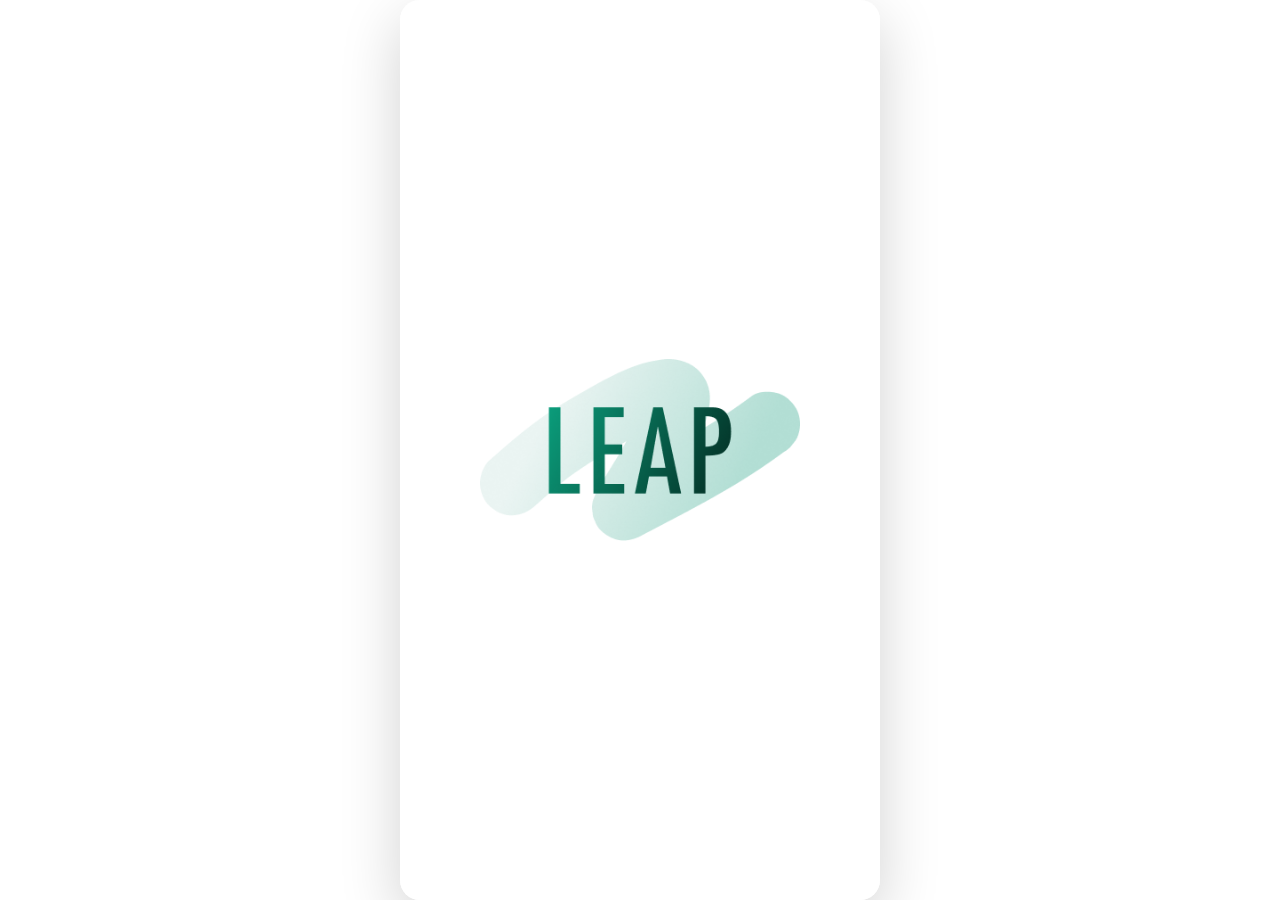
<file: index.html>
<!DOCTYPE html>
<html lang="ko">
<head>
<meta charset="UTF-8" />
<meta name="viewport" content="width=device-width, initial-scale=1.0, viewport-fit=cover" />
<title>단어 — 홈</title>
<meta name="description" content="사진 한 장으로 시작하는 이미지 기반 소셜 단어 학습, LEAP" />

<!-- 크롬/사파리에서 "홈 화면에 추가"로 저장할 때 쓰이는 아이콘 -->
<!-- 처음 접속한 사람은 온보딩부터 -->
<script src="onboard-guard.js?v=2"></script>
<link rel="apple-touch-icon" href="apple-touch-icon.png" />
<link rel="icon" type="image/png" href="apple-touch-icon.png" />

<!-- Open Graph (카카오톡, 페이스북 등 링크 공유 시 미리보기) -->
<meta property="og:type" content="website" />
<meta property="og:site_name" content="LEAP" />
<meta property="og:title" content="LEAP — 이미지로 배우는 단어" />
<meta property="og:description" content="사진 한 장으로 시작하는 이미지 기반 소셜 단어 학습 플랫폼" />
<meta property="og:image" content="https://dorinakim.github.io/leap/assets/ogp_image.png" />
<meta property="og:image:width" content="1200" />
<meta property="og:image:height" content="630" />
<meta property="og:url" content="https://dorinakim.github.io/leap/" />

<!-- Twitter Card -->
<meta name="twitter:card" content="summary_large_image" />
<meta name="twitter:title" content="LEAP — 이미지로 배우는 단어" />
<meta name="twitter:description" content="사진 한 장으로 시작하는 이미지 기반 소셜 단어 학습 플랫폼" />
<meta name="twitter:image" content="https://dorinakim.github.io/leap/assets/ogp_image.png" />

<link rel="stylesheet" href="styles.css?v=1" />
</head>
<body>
  <div class="app">
    <!-- Header -->
    <header class="app-header">
      <a class="logo" id="logoHome" href="index.html">단어</a>
      <div class="search-bar" role="search">
        <svg class="search-icon" viewBox="0 0 24 24" fill="none" aria-hidden="true">
          <circle cx="11" cy="11" r="7" stroke="currentColor" stroke-width="2"/>
          <path d="M21 21L16.65 16.65" stroke="currentColor" stroke-width="2" stroke-linecap="round"/>
        </svg>
        <input type="text" id="searchInput" placeholder="검색" aria-label="검색" />
      </div>
    </header>

    <!-- Content -->
    <main class="content">
      <section class="photo-grid" id="photoGrid" aria-label="등록된 단어 썸네일">
        <!-- tiles injected by app.js -->
      </section>
      <section class="photo-grid search-grid" id="searchGrid" aria-label="검색 결과" hidden></section>
    </main>

    <!-- Floating add button -->
    <button class="fab" aria-label="사진 등록하기">
      <svg viewBox="0 0 24 24" fill="none" aria-hidden="true">
        <path d="M12 5V19M5 12H19" stroke="white" stroke-width="2.5" stroke-linecap="round"/>
      </svg>
    </button>

    <!-- Bottom navigation -->
    <nav class="gnb" aria-label="주요 메뉴">
      <div class="gnb-inner">
        <button class="gnb-item is-active" data-tab="home">
          <img class="icon-inactive" src="assets/icon-home.png" alt="" />
          <img class="icon-active" src="assets/icon-home_active.png" alt="" />
          <span>홈</span>
        </button>
        <button class="gnb-item" data-tab="feed">
          <img class="icon-inactive" src="assets/icon-feed.png" alt="" />
          <img class="icon-active" src="assets/icon-feed_active.png" alt="" />
          <span>피드</span>
        </button>
        <button class="gnb-item" data-tab="my">
          <img class="icon-inactive" src="assets/icon-mypage.png" alt="" />
          <img class="icon-active" src="assets/icon-mypage_active.png" alt="" />
          <span>마이페이지</span>
        </button>
      </div>
    </nav>
  </div>

  <script src="posts-store.js?v=9"></script>
  <script src="notice.js?v=9"></script>
  <script src="dictdata.js?v=19"></script>
  <script src="search.js?v=3"></script>
  <script src="app.js?v=10"></script>
</body>
</html>
</file>
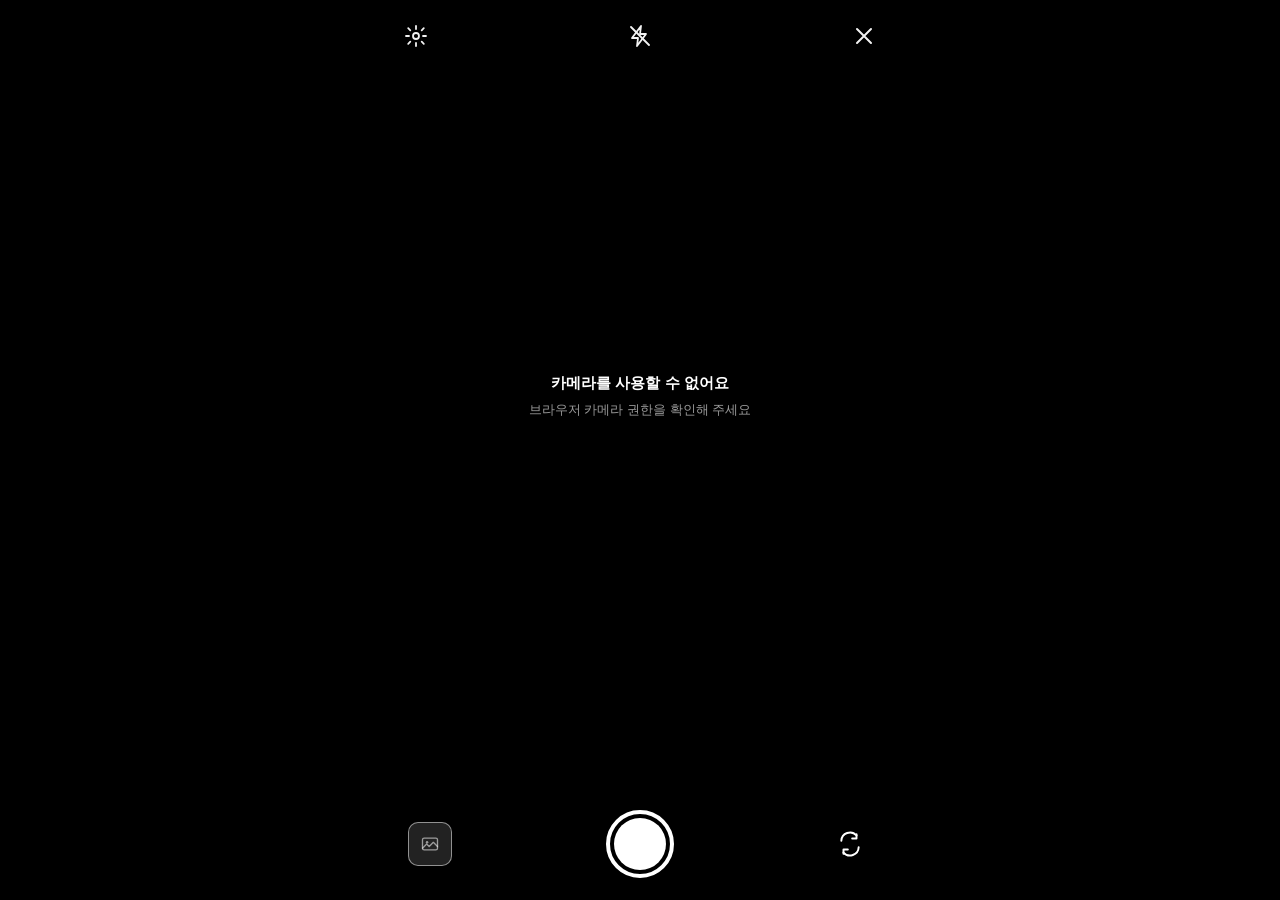
<file: camera.html>
<!DOCTYPE html>
<html lang="ko">
<head>
<meta charset="UTF-8" />
<meta name="viewport" content="width=device-width, initial-scale=1.0, viewport-fit=cover" />
<title>단어 — 사진 등록</title>
<!-- 브라우저 탭 아이콘 · "홈 화면에 추가" 아이콘 -->
<link rel="apple-touch-icon" href="apple-touch-icon.png" />
<link rel="icon" type="image/png" href="apple-touch-icon.png" />
<link rel="stylesheet" href="styles.css?v=1" />
<link rel="stylesheet" href="camera.css?v=3" />
</head>
<body class="camera-body">
  <div class="camera-page">
    <header class="cam-topbar">
      <button class="cam-icon-btn" id="btnSettings" aria-label="설정">
        <svg viewBox="0 0 24 24" fill="none"><circle cx="12" cy="12" r="3" stroke="currentColor" stroke-width="1.8"/><path d="M12 2v3M12 19v3M4.2 4.2l2.1 2.1M17.7 17.7l2.1 2.1M2 12h3M19 12h3M4.2 19.8l2.1-2.1M17.7 6.3l2.1-2.1" stroke="currentColor" stroke-width="1.8" stroke-linecap="round"/></svg>
      </button>
      <button class="cam-icon-btn" id="btnFlash" aria-label="플래시">
        <svg viewBox="0 0 24 24" fill="none"><path d="M13 2 4 14h6l-1 8 9-12h-6l1-8Z" stroke="currentColor" stroke-width="1.8" stroke-linejoin="round"/><path class="flash-off-slash" d="M3 3l18 18" stroke="currentColor" stroke-width="1.8" stroke-linecap="round"/></svg>
      </button>
      <button class="cam-icon-btn" id="btnClose" aria-label="닫기">
        <svg viewBox="0 0 24 24" fill="none"><path d="M5 5l14 14M19 5 5 19" stroke="currentColor" stroke-width="2" stroke-linecap="round"/></svg>
      </button>
    </header>

    <div class="cam-stage" id="cameraStage">
      <video id="cameraVideo" class="cam-video" autoplay playsinline muted></video>
      <div class="cam-fallback" id="cameraFallback" hidden>
        <p>카메라를 사용할 수 없어요</p>
        <span>브라우저 카메라 권한을 확인해 주세요</span>
      </div>
      <div class="cam-flash-overlay" id="camFlashOverlay"></div>

      <!-- 베타에서는 사진 촬영만 지원해요(동영상 모드 토글은 나중에 다시 켤 수 있도록
           코드는 남겨두고, 화면에만 안 보이게 숨겨뒀어요). -->
      <div class="cam-mode-toggle" id="camModeToggle" hidden>
        <button class="cam-mode-btn is-active" data-mode="photo">사진</button>
        <button class="cam-mode-btn" data-mode="video">동영상</button>
      </div>
    </div>

    <footer class="cam-toolbar" id="cameraToolbar">
      <!-- 브라우저는 기기 사진 라이브러리를 미리 읽을 수 없어서, 이 앱에서
           마지막으로 촬영/선택했던 사진을 기억해뒀다가 보여줘요. 아직 없으면
           기본 아이콘을 보여줍니다. -->
      <button class="cam-thumb" id="btnAlbum" aria-label="앨범에서 불러오기">
        <img id="albumThumbImg" alt="" hidden />
        <svg id="albumThumbIcon" viewBox="0 0 24 24" fill="none" aria-hidden="true">
          <rect x="3" y="5" width="18" height="14" rx="2" stroke="currentColor" stroke-width="1.6"/>
          <circle cx="8.5" cy="10" r="1.5" fill="currentColor"/>
          <path d="M21 15l-5-5-5 5-3-3-5 5" stroke="currentColor" stroke-width="1.6" stroke-linejoin="round" stroke-linecap="round"/>
        </svg>
      </button>
      <button class="cam-shutter" id="btnShutter" aria-label="촬영"></button>
      <button class="cam-flip" id="btnFlip" aria-label="카메라 전환">
        <svg viewBox="0 0 24 24" fill="none"><path d="M4 9a8 8 0 0 1 14-4.9M20 15a8 8 0 0 1-14 4.9" stroke="currentColor" stroke-width="1.8" stroke-linecap="round"/><path d="M18 3v4h-4M6 21v-4h4" stroke="currentColor" stroke-width="1.8" stroke-linecap="round" stroke-linejoin="round"/></svg>
      </button>
    </footer>

    <!-- 앨범 아이콘을 누르면 디자인 목업 그리드 대신, 바로 이 input이 열려서
         실제 기기의 사진 라이브러리에서 고를 수 있어요. (베타는 사진만 지원해요 —
         영상은 용량이 커서 브라우저 저장소에 저장할 수 없어요.) -->
    <input type="file" id="deviceFileInput" accept="image/*" hidden />

    <!-- Captured / selected photo preview -->
    <section class="preview-view" id="previewView" hidden>
      <img class="preview-image" id="previewImage" alt="선택한 사진" />
      <video class="preview-video" id="previewVideo" controls playsinline hidden></video>
      <div class="preview-actions">
        <button class="preview-btn preview-btn--ghost" id="btnRetake">다시 선택</button>
        <button class="preview-btn preview-btn--solid" id="btnUsePhoto">이 사진 사용하기</button>
      </div>
    </section>
  </div>

  <canvas id="captureCanvas" hidden></canvas>

  <script src="capture.js?v=4"></script>
</body>
</html>
</file>
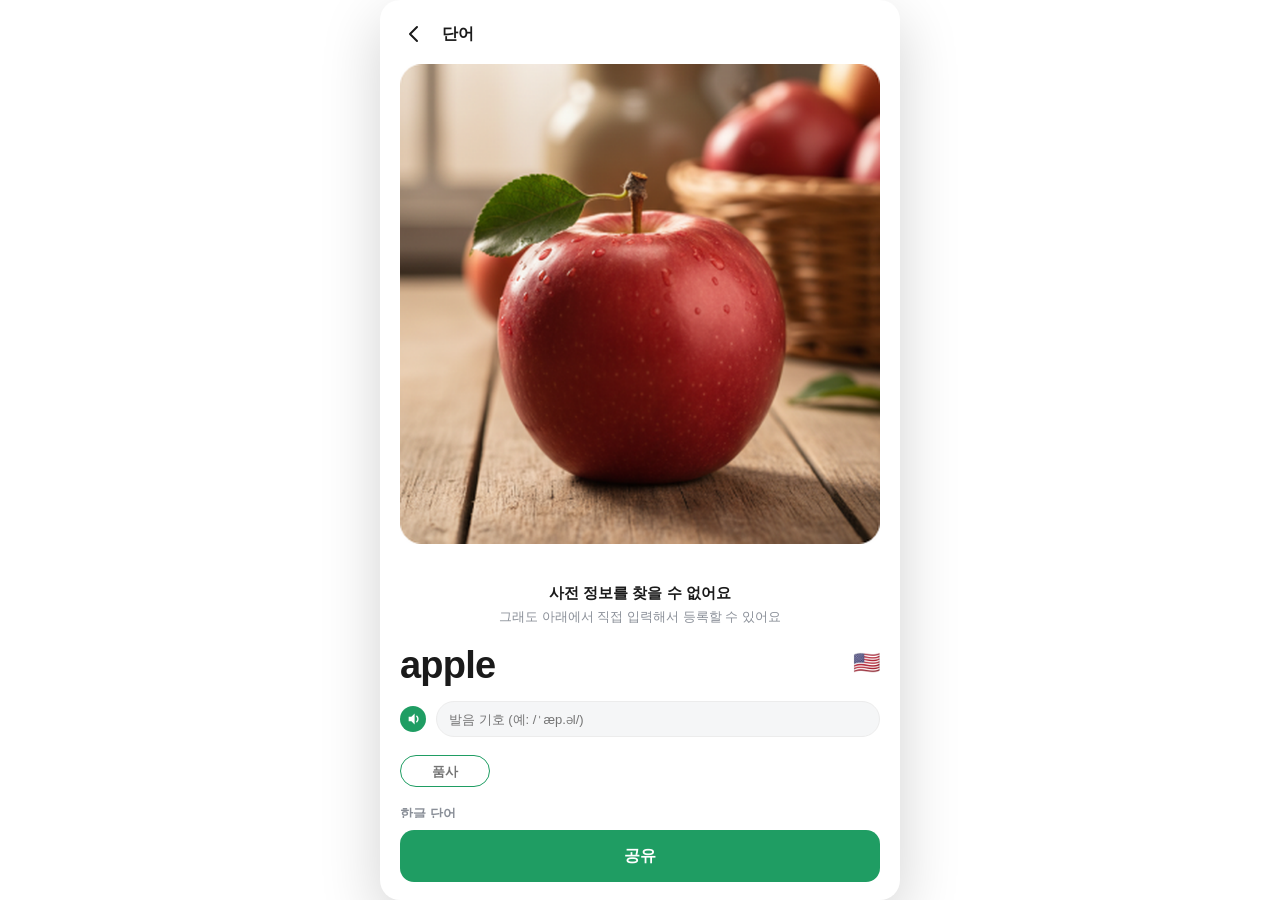
<file: dictionary.html>
<!DOCTYPE html>
<html lang="ko">
<head>
<meta charset="UTF-8" />
<meta name="viewport" content="width=device-width, initial-scale=1.0, viewport-fit=cover" />
<title>단어 — 사전 정보</title>
<!-- 브라우저 탭 아이콘 · "홈 화면에 추가" 아이콘 -->
<link rel="apple-touch-icon" href="apple-touch-icon.png" />
<link rel="icon" type="image/png" href="apple-touch-icon.png" />
<link rel="stylesheet" href="styles.css?v=1" />
<link rel="stylesheet" href="dictionary.css?v=2" />
<link rel="stylesheet" href="edit.css?v=2" />
</head>
<body class="dict-body">
  <div class="dict-page">
    <header class="dict-topbar">
      <button class="dict-back" id="btnBack" aria-label="뒤로가기">
        <svg viewBox="0 0 24 24" fill="none"><path d="M15 5 8 12l7 7" stroke="currentColor" stroke-width="2" stroke-linecap="round" stroke-linejoin="round"/></svg>
      </button>
      <a class="dict-home-logo" id="logoHome" href="index.html">단어</a>
    </header>

    <div class="dict-content">
      <div class="dict-photo-wrap">
        <img class="dict-photo" id="dictPhoto" alt="선택한 사진" />
        <video class="dict-photo" id="dictVideo" muted playsinline loop hidden></video>
      </div>

      <div class="dict-loading" id="dictLoading">
        <span class="dict-spinner"></span>
        <span>사전 정보를 불러오는 중이에요...</span>
      </div>

      <div class="dict-empty" id="dictEmpty" hidden>
        <p>사전 정보를 찾을 수 없어요</p>
        <span>그래도 아래에서 직접 입력해서 등록할 수 있어요</span>
      </div>

      <div class="dict-result" id="dictResult" hidden>
        <div class="dict-word-row">
          <input class="dict-word" id="dictWord" type="text" placeholder="영어 단어" />
          <span class="dict-flag" id="dictFlag">🇺🇸</span>
        </div>

        <div class="dict-speak-row">
          <button class="dict-speak-btn" id="btnSpeak" aria-label="발음 듣기">
            <svg viewBox="0 0 24 24" fill="none"><circle cx="12" cy="12" r="12" fill="currentColor"/><path d="M8 10v4h2.5l3 3V7l-3 3H8Z" fill="#fff"/><path d="M15.5 9.5a3.5 3.5 0 0 1 0 5" stroke="#fff" stroke-width="1.3" stroke-linecap="round"/></svg>
          </button>
          <input class="dict-phonetic-input" id="dictPhonetic" type="text" placeholder="발음 기호 (예: /ˈæp.əl/)" />
        </div>

        <div class="dict-tag-row">
          <input class="dict-tag-input" id="dictPos" type="text" placeholder="품사" />
        </div>

        <div class="edit-word-block">
          <label class="edit-word-label" for="editKoreanWord">한글 단어</label>
          <input class="edit-word-input" id="editKoreanWord" type="text" maxlength="30" />
        </div>

        <div class="dict-section">
          <div class="dict-section-label">뜻</div>
          <div class="dict-meanings-edit" id="dictMeanings"></div>
        </div>

        <div class="dict-section">
          <div class="dict-section-label">어원</div>
          <textarea class="edit-inline-textarea" id="dictEtymology" placeholder="어원 설명을 입력해주세요"></textarea>
        </div>

        <div class="dict-section">
          <div class="dict-section-label">동의어</div>
          <input class="edit-inline-input" id="dictSynonyms" type="text" placeholder="쉼표로 구분해서 입력 (예: glad, content)" />
        </div>

        <div class="dict-section">
          <div class="dict-section-label">반의어</div>
          <input class="edit-inline-input" id="dictAntonyms" type="text" placeholder="쉼표로 구분해서 입력 (예: sad, unhappy)" />
        </div>

        <div class="dict-section">
          <div class="dict-section-label">예문</div>
          <div id="dictExamples"></div>
        </div>

        <div class="dict-section">
          <div class="dict-section-label">숙어</div>
          <div id="dictIdioms"></div>
        </div>

        <div class="dict-section">
          <div class="dict-section-label">회화에서는</div>
          <div id="dictConversation"></div>
        </div>
      </div>
    </div>

    <footer class="dict-footer">
      <button class="dict-share-btn" id="btnShare">공유</button>
    </footer>
  </div>

  <script src="posts-store.js?v=9"></script>
  <script src="speak.js?v=5"></script>
  <script src="dictdata.js?v=19"></script>
  <script src="editable.js?v=1"></script>
  <script src="lookup.js?v=13"></script>
</body>
</html>
</file>
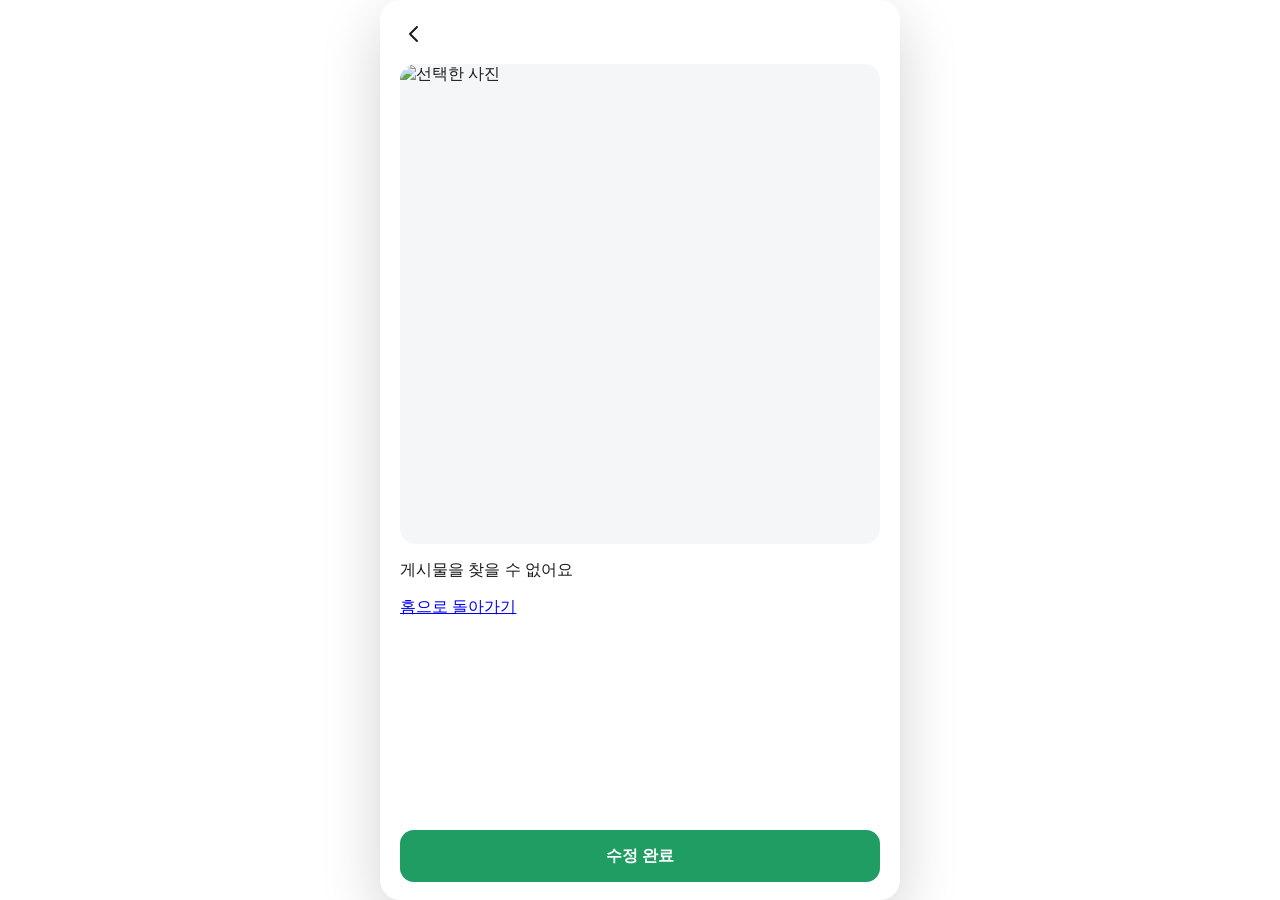
<file: edit.html>
<!DOCTYPE html>
<html lang="ko">
<head>
<meta charset="UTF-8" />
<meta name="viewport" content="width=device-width, initial-scale=1.0, viewport-fit=cover" />
<title>단어 — 수정</title>
<!-- 브라우저 탭 아이콘 · "홈 화면에 추가" 아이콘 -->
<link rel="apple-touch-icon" href="apple-touch-icon.png" />
<link rel="icon" type="image/png" href="apple-touch-icon.png" />
<link rel="stylesheet" href="styles.css?v=1" />
<link rel="stylesheet" href="dictionary.css?v=2" />
<link rel="stylesheet" href="edit.css?v=2" />
</head>
<body class="dict-body">
  <div class="dict-page">
    <header class="dict-topbar">
      <button class="dict-back" id="btnBack" aria-label="뒤로가기">
        <svg viewBox="0 0 24 24" fill="none"><path d="M15 5 8 12l7 7" stroke="currentColor" stroke-width="2" stroke-linecap="round" stroke-linejoin="round"/></svg>
      </button>
    </header>

    <div class="dict-content">
      <div class="dict-photo-wrap">
        <img class="dict-photo" id="dictPhoto" alt="선택한 사진" />
        <video class="dict-photo" id="dictVideo" muted playsinline loop hidden></video>
      </div>

      <div class="dict-result" id="dictResult">
        <div class="dict-word-row">
          <input class="dict-word" id="dictWord" type="text" placeholder="영어 단어" />
          <span class="dict-flag" id="dictFlag">🇺🇸</span>
        </div>

        <div class="dict-speak-row">
          <button class="dict-speak-btn" id="btnSpeak" aria-label="발음 듣기">
            <svg viewBox="0 0 24 24" fill="none"><circle cx="12" cy="12" r="12" fill="currentColor"/><path d="M8 10v4h2.5l3 3V7l-3 3H8Z" fill="#fff"/><path d="M15.5 9.5a3.5 3.5 0 0 1 0 5" stroke="#fff" stroke-width="1.3" stroke-linecap="round"/></svg>
          </button>
          <input class="dict-phonetic-input" id="dictPhonetic" type="text" placeholder="발음 기호 (예: /ˈæp.əl/)" />
        </div>

        <div class="dict-tag-row">
          <input class="dict-tag-input" id="dictPos" type="text" placeholder="품사" />
        </div>

        <div class="edit-word-block">
          <label class="edit-word-label" for="editKoreanWord">한글 단어</label>
          <input class="edit-word-input" id="editKoreanWord" type="text" maxlength="30" />
        </div>

        <div class="dict-section">
          <div class="dict-section-label">뜻</div>
          <div class="dict-meanings-edit" id="dictMeanings"></div>
        </div>

        <div class="dict-section">
          <div class="dict-section-label">어원</div>
          <textarea class="edit-inline-textarea" id="dictEtymology" placeholder="어원 설명을 입력해주세요"></textarea>
        </div>

        <div class="dict-section">
          <div class="dict-section-label">동의어</div>
          <input class="edit-inline-input" id="dictSynonyms" type="text" placeholder="쉼표로 구분해서 입력 (예: glad, content)" />
        </div>

        <div class="dict-section">
          <div class="dict-section-label">반의어</div>
          <input class="edit-inline-input" id="dictAntonyms" type="text" placeholder="쉼표로 구분해서 입력 (예: sad, unhappy)" />
        </div>

        <div class="dict-section">
          <div class="dict-section-label">예문</div>
          <div id="dictExamples"></div>
        </div>

        <div class="dict-section">
          <div class="dict-section-label">숙어</div>
          <div id="dictIdioms"></div>
        </div>

        <div class="dict-section">
          <div class="dict-section-label">회화에서는</div>
          <div id="dictConversation"></div>
        </div>
      </div>

      <div class="post-notfound" id="postNotFound" hidden>
        <p>게시물을 찾을 수 없어요</p>
        <a class="post-back-link" href="index.html">홈으로 돌아가기</a>
      </div>
    </div>

    <footer class="dict-footer">
      <button class="dict-share-btn" id="btnSaveEdit">수정 완료</button>
    </footer>
  </div>

  <script src="posts-store.js?v=9"></script>
  <script src="speak.js?v=5"></script>
  <script src="dictdata.js?v=19"></script>
  <script src="editable.js?v=1"></script>
  <script src="editview.js?v=5"></script>
</body>
</html>
</file>
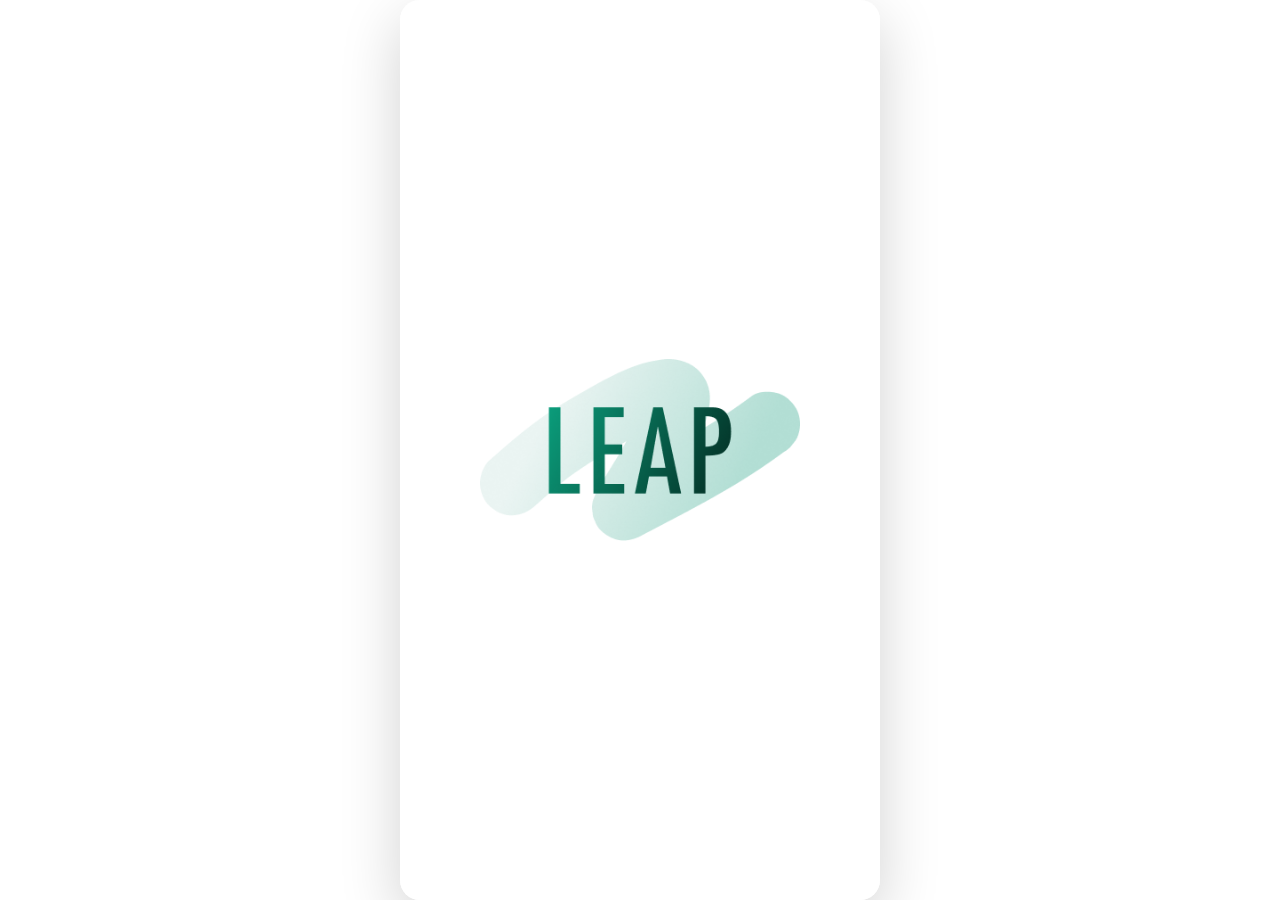
<file: feed.html>
<!DOCTYPE html>
<html lang="ko">
<head>
<meta charset="UTF-8" />
<meta name="viewport" content="width=device-width, initial-scale=1.0, viewport-fit=cover" />
<title>단어 — 피드</title>
<!-- 브라우저 탭 아이콘 · "홈 화면에 추가" 아이콘 -->
<!-- 처음 접속한 사람은 온보딩부터 -->
<script src="onboard-guard.js?v=2"></script>
<link rel="apple-touch-icon" href="apple-touch-icon.png" />
<link rel="icon" type="image/png" href="apple-touch-icon.png" />
<link rel="stylesheet" href="styles.css?v=1" />
<link rel="stylesheet" href="feed.css?v=6" />
</head>
<body>
  <div class="app">
    <header class="app-header">
      <a class="logo" id="logoHome" href="index.html">피드</a>
      <div class="search-bar" role="search">
        <svg class="search-icon" viewBox="0 0 24 24" fill="none" aria-hidden="true">
          <circle cx="11" cy="11" r="7" stroke="currentColor" stroke-width="2"/>
          <path d="M21 21L16.65 16.65" stroke="currentColor" stroke-width="2" stroke-linecap="round"/>
        </svg>
        <input type="text" id="searchInput" placeholder="검색" aria-label="검색" />
      </div>
    </header>

    <main class="content feed-content">
      <div class="feed-list" id="feedList"></div>
      <section class="photo-grid search-grid" id="searchGrid" aria-label="검색 결과" hidden></section>
    </main>

    <nav class="gnb" aria-label="주요 메뉴">
      <div class="gnb-inner">
        <button class="gnb-item" data-tab="home">
          <img class="icon-inactive" src="assets/icon-home.png" alt="" />
          <img class="icon-active" src="assets/icon-home_active.png" alt="" />
          <span>홈</span>
        </button>
        <button class="gnb-item is-active" data-tab="feed">
          <img class="icon-inactive" src="assets/icon-feed.png" alt="" />
          <img class="icon-active" src="assets/icon-feed_active.png" alt="" />
          <span>피드</span>
        </button>
        <button class="gnb-item" data-tab="my">
          <img class="icon-inactive" src="assets/icon-mypage.png" alt="" />
          <img class="icon-active" src="assets/icon-mypage_active.png" alt="" />
          <span>마이페이지</span>
        </button>
      </div>
    </nav>
  </div>

  <!-- Comment bottom sheet -->
  <div class="sheet-overlay" id="commentOverlay" hidden>
    <div class="comment-sheet" id="commentSheet">
      <div class="sheet-handle"></div>
      <h2 class="sheet-title">댓글</h2>
      <div class="comment-list" id="commentList"></div>
      <div class="comment-reply-banner" id="commentReplyBanner" hidden>
        <span id="commentReplyBannerText"></span>
        <button type="button" id="btnCancelReply" aria-label="답글 취소">✕</button>
      </div>
      <div class="comment-input-row">
        <span class="comment-my-avatar">D</span>
        <input type="text" id="commentInput" placeholder="회원님의 생각을 남겨보세요." />
        <button class="comment-send-btn" id="btnCommentSend" aria-label="전송">
          <svg viewBox="0 0 24 24" fill="none"><path d="M4 12 20 4l-6 16-3-7-7-1Z" stroke="currentColor" stroke-width="1.6" stroke-linejoin="round" fill="currentColor"/></svg>
        </button>
      </div>
    </div>
  </div>

  <!-- More menu (bookmark / delete) -->
  <div class="action-overlay" id="moreOverlay" hidden>
    <div class="more-sheet">
      <div class="sheet-handle"></div>
      <button class="more-action-btn" id="btnBookmarkAction">
        <svg viewBox="0 0 24 24" fill="none"><path d="M6 4h12v16l-6-4-6 4V4Z" stroke="currentColor" stroke-width="1.8" stroke-linejoin="round"/></svg>
        <span id="bookmarkActionLabel">저장</span>
      </button>
      <button class="more-action-btn more-action-btn--danger" id="btnDeleteAction">
        <svg viewBox="0 0 24 24" fill="none"><path d="M4 7h16M9 7V5a1 1 0 0 1 1-1h4a1 1 0 0 1 1 1v2m2 0-.8 12.1a2 2 0 0 1-2 1.9H8.8a2 2 0 0 1-2-1.9L6 7" stroke="currentColor" stroke-width="1.8" stroke-linecap="round" stroke-linejoin="round"/></svg>
        <span>삭제</span>
      </button>
    </div>
  </div>

  <!-- Delete confirmation -->
  <div class="confirm-overlay" id="confirmOverlay" hidden>
    <div class="confirm-dialog">
      <p class="confirm-message">게시물을 삭제하시겠어요?</p>
      <button class="confirm-btn confirm-btn--danger" id="btnConfirmDelete">삭제</button>
      <button class="confirm-btn" id="btnCancelDelete">취소</button>
    </div>
  </div>

  <script src="posts-store.js?v=9"></script>
  <script src="notice.js?v=9"></script>
  <script src="sheet-swipe.js?v=1"></script>
  <script src="dictdata.js?v=19"></script>
  <script src="search.js?v=3"></script>
  <script src="feedview.js?v=9"></script>
</body>
</html>
</file>
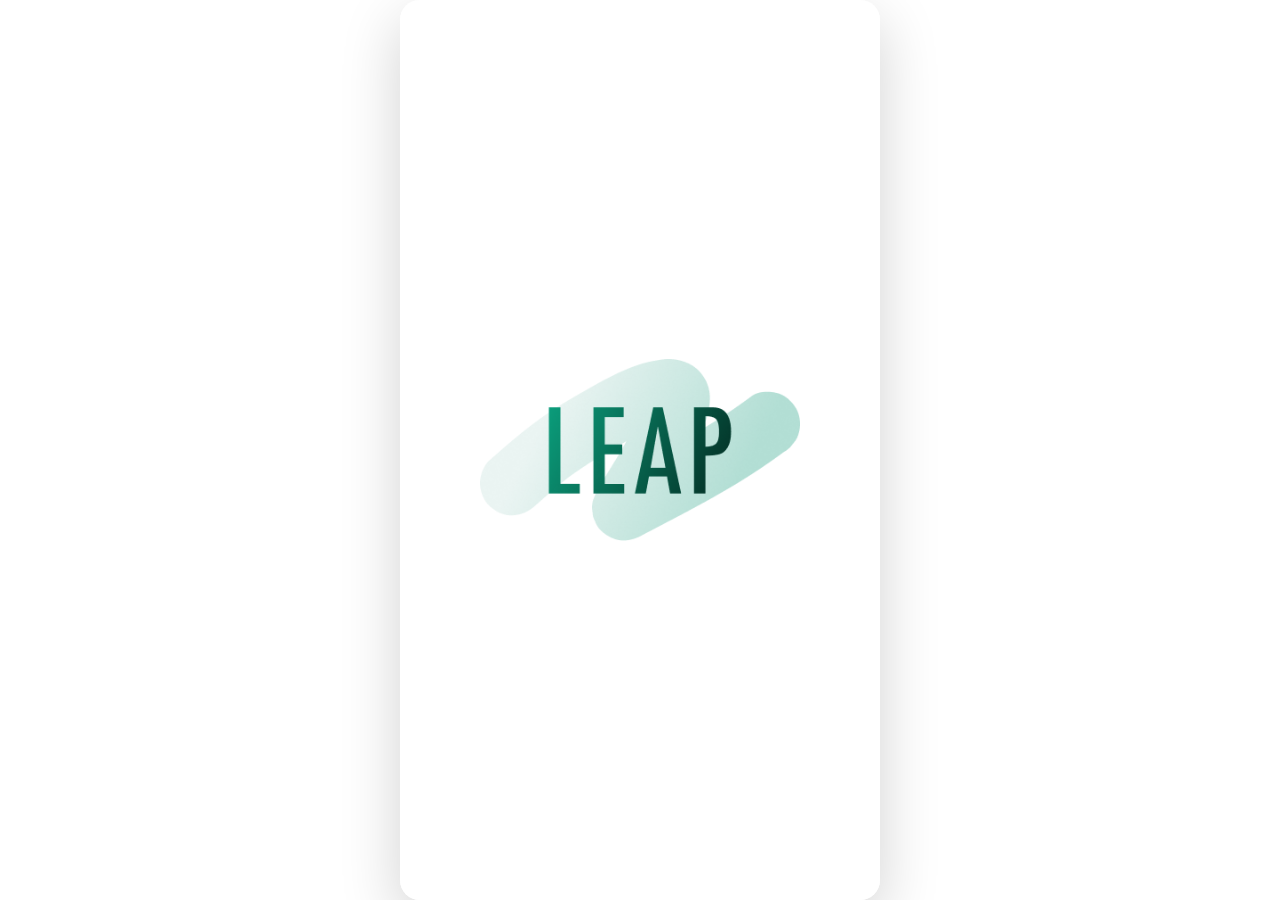
<file: mypage.html>
<!DOCTYPE html>
<html lang="ko">
<head>
<meta charset="UTF-8" />
<meta name="viewport" content="width=device-width, initial-scale=1.0, viewport-fit=cover" />
<title>단어 — 마이페이지</title>
<!-- 브라우저 탭 아이콘 · "홈 화면에 추가" 아이콘 -->
<!-- 처음 접속한 사람은 온보딩부터 -->
<script src="onboard-guard.js?v=2"></script>
<link rel="apple-touch-icon" href="apple-touch-icon.png" />
<link rel="icon" type="image/png" href="apple-touch-icon.png" />
<link rel="stylesheet" href="styles.css?v=1" />
<link rel="stylesheet" href="mypage.css?v=1" />
</head>
<body>
  <div class="app">
    <header class="mypage-header">
      <h1 class="mypage-title">dorina</h1>
      <span class="mypage-flag" id="mypageFlag">🇺🇸</span>
    </header>

    <section class="mypage-profile">
      <img class="mypage-avatar" src="assets/profile/avatar-dorina.png" alt="dorina" />
      <div class="mypage-stats">
        <div class="mypage-stat">
          <b id="statPosts">0</b>
          <span>게시물</span>
        </div>
        <div class="mypage-stat">
          <b>60</b>
          <span>팔로워</span>
        </div>
        <div class="mypage-stat">
          <b>4</b>
          <span>팔로잉</span>
        </div>
      </div>
    </section>

    <div class="mypage-buttons">
      <button class="mypage-btn" id="btnEditProfile">프로필 편집</button>
      <button class="mypage-btn" id="btnShareProfile">프로필 공유</button>
      <button class="mypage-btn mypage-btn--icon" id="btnAddFriend" aria-label="친구 추가">
        <svg viewBox="0 0 24 24" fill="none"><circle cx="9" cy="8" r="3.2" stroke="currentColor" stroke-width="1.8"/><path d="M2.8 19c.8-3.4 3.2-5 6.2-5s5.4 1.6 6.2 5" stroke="currentColor" stroke-width="1.8" stroke-linecap="round"/><path d="M18 8v5M15.5 10.5h5" stroke="currentColor" stroke-width="1.8" stroke-linecap="round"/></svg>
      </button>
    </div>

    <div class="mypage-tabs">
      <button class="mypage-tab is-active" data-tab="posts" aria-label="게시물">
        <svg viewBox="0 0 24 24" fill="none"><rect x="3" y="3" width="7" height="7" rx="1.5" stroke="currentColor" stroke-width="1.8"/><rect x="14" y="3" width="7" height="7" rx="1.5" stroke="currentColor" stroke-width="1.8"/><rect x="3" y="14" width="7" height="7" rx="1.5" stroke="currentColor" stroke-width="1.8"/><rect x="14" y="14" width="7" height="7" rx="1.5" stroke="currentColor" stroke-width="1.8"/></svg>
      </button>
      <button class="mypage-tab" data-tab="bookmarks" aria-label="북마크">
        <svg viewBox="0 0 24 24" fill="none"><path d="M6 4h12v16l-6-4-6 4V4Z" stroke="currentColor" stroke-width="1.8" stroke-linejoin="round"/></svg>
      </button>
    </div>

    <main class="content mypage-content">
      <section class="photo-grid mypage-grid" id="mypageGrid" aria-label="마이페이지 썸네일"></section>
    </main>

    <button class="fab" id="btnFab" aria-label="사진 등록하기">
      <svg viewBox="0 0 24 24" fill="none" aria-hidden="true">
        <path d="M12 5V19M5 12H19" stroke="white" stroke-width="2.5" stroke-linecap="round"/>
      </svg>
    </button>

    <nav class="gnb" aria-label="주요 메뉴">
      <div class="gnb-inner">
        <button class="gnb-item" data-tab="home">
          <img class="icon-inactive" src="assets/icon-home.png" alt="" />
          <img class="icon-active" src="assets/icon-home_active.png" alt="" />
          <span>홈</span>
        </button>
        <button class="gnb-item" data-tab="feed">
          <img class="icon-inactive" src="assets/icon-feed.png" alt="" />
          <img class="icon-active" src="assets/icon-feed_active.png" alt="" />
          <span>피드</span>
        </button>
        <button class="gnb-item is-active" data-tab="my">
          <img class="icon-inactive" src="assets/icon-mypage.png" alt="" />
          <img class="icon-active" src="assets/icon-mypage_active.png" alt="" />
          <span>마이페이지</span>
        </button>
      </div>
    </nav>
  </div>

  <script src="posts-store.js?v=9"></script>
  <script src="notice.js?v=9"></script>
  <script src="dictdata.js?v=19"></script>
  <script src="search.js?v=3"></script>
  <script src="mypageview.js?v=2"></script>
</body>
</html>
</file>
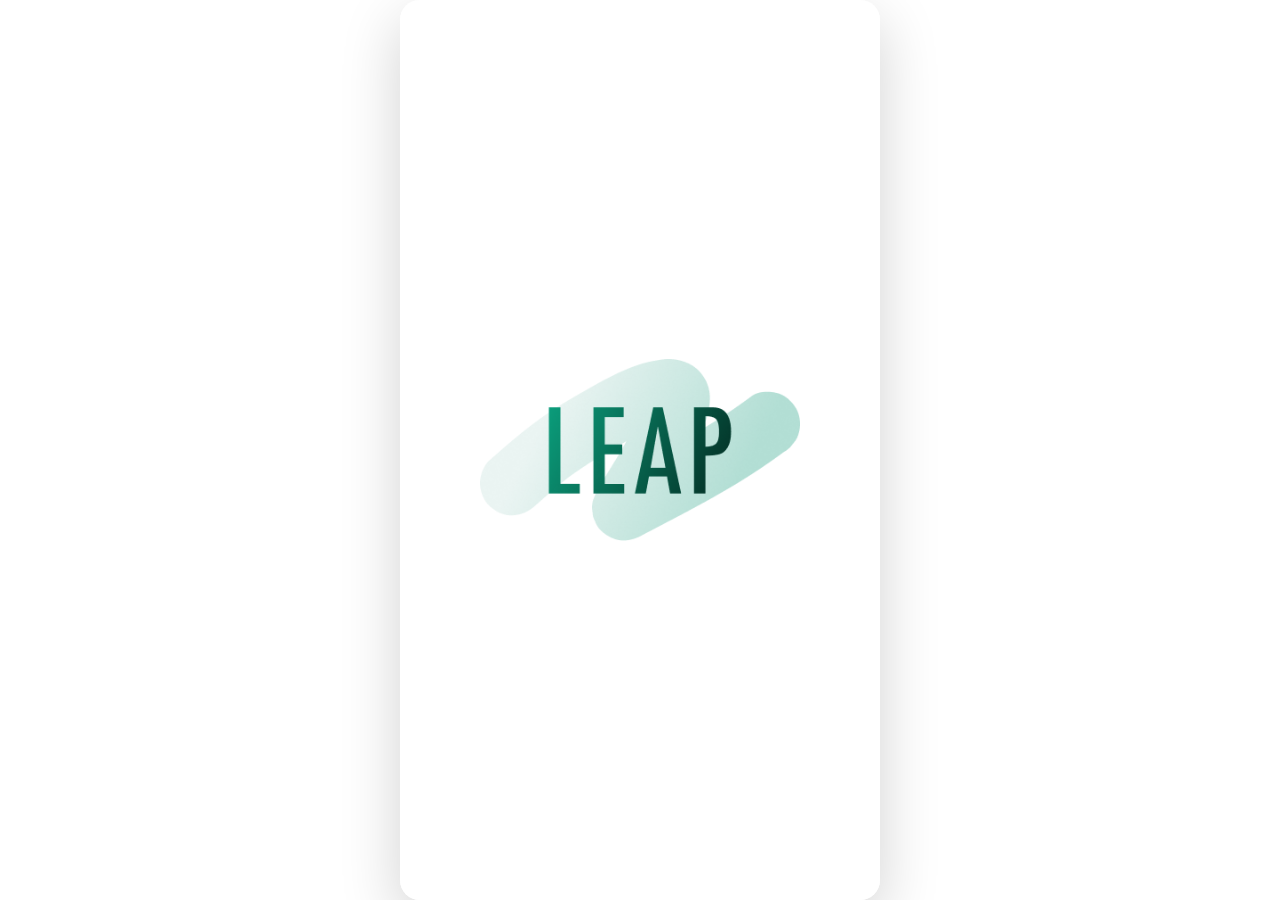
<file: onboarding.html>
<!DOCTYPE html>
<html lang="ko">
<head>
<meta charset="UTF-8" />
<meta name="viewport" content="width=device-width, initial-scale=1.0, viewport-fit=cover" />
<title>LEAP — 시작하기</title>
<!-- 브라우저 탭 아이콘 · "홈 화면에 추가" 아이콘 -->
<link rel="apple-touch-icon" href="apple-touch-icon.png" />
<link rel="icon" type="image/png" href="apple-touch-icon.png" />
<link rel="stylesheet" href="onboarding.css?v=5" />
</head>
<body>
  <div class="ob-page">

    <!-- Step 1: Splash -->
    <section class="ob-step ob-step--splash" id="stepSplash">
      <img class="ob-logo" id="obLogo" src="assets/logo.png" alt="LEAP" />
    </section>

    <!-- Step 2: Intro -->
    <section class="ob-step ob-step--intro" id="stepIntro" hidden>
      <div class="ob-intro-text">
        <p class="ob-line" data-line="1">환영합니다!</p>
        <p class="ob-line" data-line="2">이미지 기반 소셜 학습 플랫폼</p>
        <p class="ob-line" data-line="3">LEAP입니다.</p>
      </div>
    </section>

    <!-- Step 3: Name input -->
    <section class="ob-step ob-step--name" id="stepName" hidden>
      <h2 class="ob-name-title">당신의 이름을 알려주세요.</h2>

      <div class="ob-name-input-wrap">
        <input type="text" id="nameInput" class="ob-name-input" aria-label="이름" autocomplete="off" />
      </div>

      <div class="ob-voice">
        <button class="ob-mic" id="btnMic" aria-label="음성으로 입력">
          <svg viewBox="0 0 24 24" fill="none"><path d="M12 15a3 3 0 0 0 3-3V6a3 3 0 0 0-6 0v6a3 3 0 0 0 3 3Z" stroke="currentColor" stroke-width="1.8"/><path d="M6 11v1a6 6 0 0 0 12 0v-1M12 18v3" stroke="currentColor" stroke-width="1.8" stroke-linecap="round"/></svg>
        </button>
        <p class="ob-voice-hint" id="obVoiceHint">더 도움이 필요하다면, 직접 이야기해 주세요!</p>
      </div>

      <div class="ob-bottom-action">
        <button type="button" class="ob-primary-btn" id="btnNameNext">등록</button>
      </div>
    </section>

    <!-- Step 4: Language selection -->
    <section class="ob-step ob-step--lang" id="stepLang" hidden>
      <header class="ob-lang-topbar">
        <button class="ob-back" id="btnLangBack" aria-label="뒤로가기">
          <svg viewBox="0 0 24 24" fill="none"><path d="M15 5 8 12l7 7" stroke="currentColor" stroke-width="2" stroke-linecap="round" stroke-linejoin="round"/></svg>
        </button>
      </header>
      <h2 class="ob-lang-title">
        <span class="ob-lang-greeting" id="obGreeting">안녕하세요 회원님!</span>
        <span class="ob-lang-question">배우고자 하는 언어를 알려주세요.</span>
      </h2>

      <!-- 이름 입력 화면처럼 제목과 하단 버튼 사이의 남는 공간 한가운데에 입력창을 둬요 -->
      <div class="ob-lang-center">
        <div class="ob-lang-input-wrap">
          <input type="text" id="langInput" class="ob-lang-input" placeholder="" aria-label="언어 선택" autocomplete="off" readonly />
          <ul class="ob-lang-dropdown" id="langDropdown" hidden></ul>
        </div>
      </div>

      <div class="ob-bottom-action">
        <button type="button" class="ob-primary-btn" id="btnLangNext">등록</button>
      </div>
    </section>

  </div>

  <script src="onboardview.js?v=5"></script>
</body>
</html>
</file>
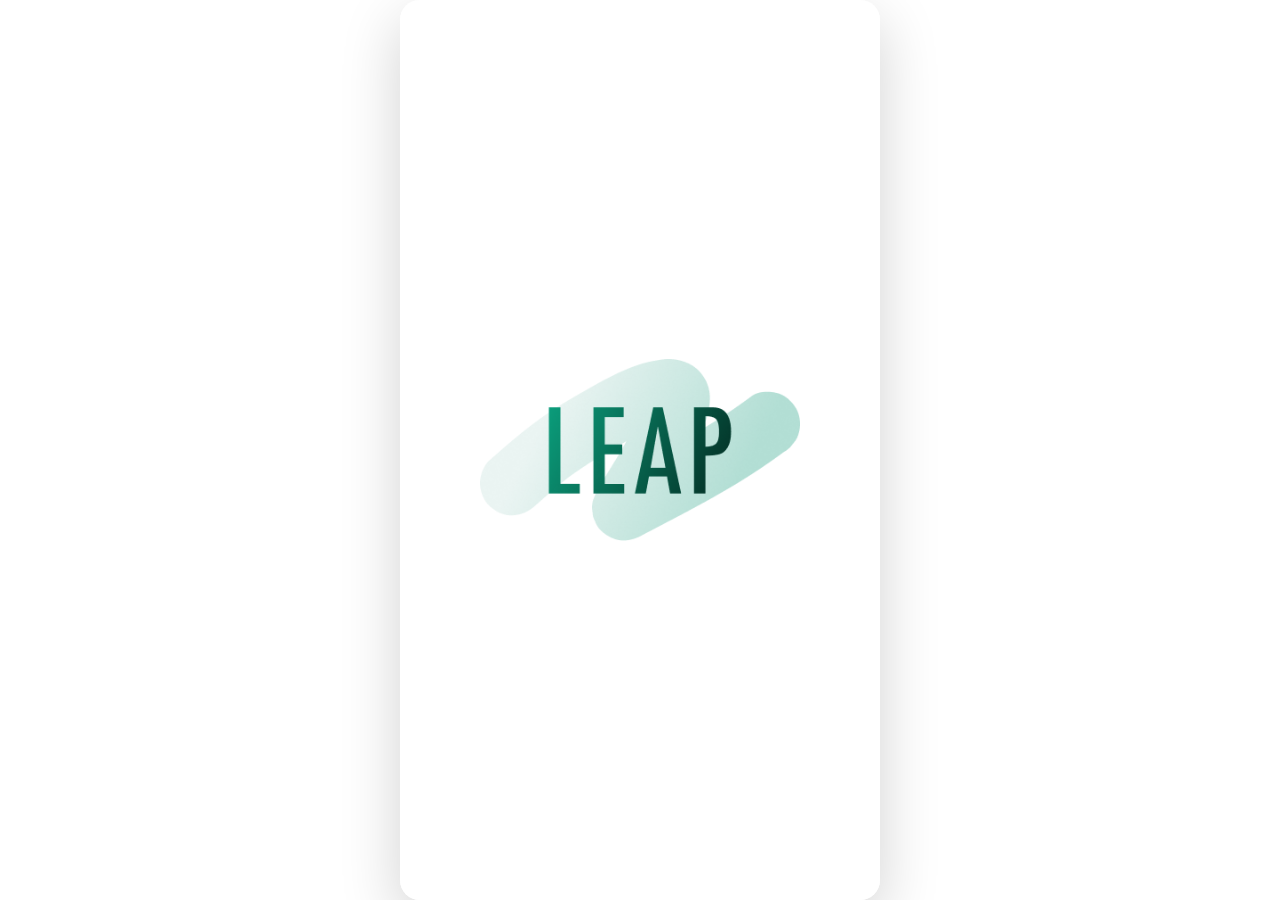
<file: post.html>
<!DOCTYPE html>
<html lang="ko">
<head>
<meta charset="UTF-8" />
<meta name="viewport" content="width=device-width, initial-scale=1.0, viewport-fit=cover" />
<title>단어 — 게시물</title>
<!-- 브라우저 탭 아이콘 · "홈 화면에 추가" 아이콘 -->
<!-- 처음 접속한 사람은 온보딩부터 -->
<script src="onboard-guard.js?v=2"></script>
<link rel="apple-touch-icon" href="apple-touch-icon.png" />
<link rel="icon" type="image/png" href="apple-touch-icon.png" />
<link rel="stylesheet" href="styles.css?v=1" />
<link rel="stylesheet" href="dictionary.css?v=2" />
<link rel="stylesheet" href="post.css?v=10" />
</head>
<body class="dict-body">
  <div class="dict-page post-page" id="postPage">
    <header class="post-topbar">
      <button class="dict-back" id="btnBack" aria-label="뒤로가기">
        <svg viewBox="0 0 24 24" fill="none"><path d="M15 5 8 12l7 7" stroke="currentColor" stroke-width="2" stroke-linecap="round" stroke-linejoin="round"/></svg>
      </button>
      <div class="post-user">
        <span class="post-avatar">D</span>
        <span class="post-username">dorina</span>
      </div>
      <button class="post-more" id="btnMore" aria-label="더보기">
        <svg viewBox="0 0 24 24" fill="none"><circle cx="5" cy="12" r="1.6" fill="currentColor"/><circle cx="12" cy="12" r="1.6" fill="currentColor"/><circle cx="19" cy="12" r="1.6" fill="currentColor"/></svg>
      </button>
    </header>

    <div class="post-content" id="postContent">
      <div class="post-photo-wrap">
        <img class="post-photo" id="postPhoto" alt="" />
        <video class="post-photo" id="postVideo" controls playsinline hidden></video>
      </div>

      <div class="post-actions">
        <button class="post-action-btn" id="btnLike" aria-label="좋아요">
          <svg viewBox="0 0 24 24" fill="none"><path d="M12 20.5s-7.5-4.6-9.6-9.3C.9 7.8 2.6 4.5 6 4c2-.3 3.7.7 6 3 2.3-2.3 4-3.3 6-3 3.4.5 5.1 3.8 3.6 7.2-2.1 4.7-9.6 9.3-9.6 9.3Z" stroke="currentColor" stroke-width="1.8" stroke-linejoin="round"/></svg>
          <span class="action-count" id="likeCount" hidden></span>
        </button>
        <button class="post-action-btn" id="btnComment" aria-label="댓글">
          <svg viewBox="0 0 24 24" fill="none"><path d="M21 11.5a8.5 8.5 0 0 1-12.4 7.6L3 20l1.1-5.2A8.5 8.5 0 1 1 21 11.5Z" stroke="currentColor" stroke-width="1.8" stroke-linejoin="round"/></svg>
          <span class="action-count" id="commentCount" hidden></span>
        </button>
        <span class="post-actions-spacer"></span>
        <button class="post-action-btn" id="btnBookmark" aria-label="북마크">
          <svg viewBox="0 0 24 24" fill="none"><path d="M6 4h12v16l-6-4-6 4V4Z" stroke="currentColor" stroke-width="1.8" stroke-linejoin="round"/></svg>
        </button>
      </div>

      <p class="post-likes" id="postLikes"></p>

      <div class="dict-result">
        <div class="dict-word-row">
          <h1 class="dict-word" id="dictWord"></h1>
          <span class="dict-flag" id="dictFlag">🇺🇸</span>
        </div>

        <button class="dict-speak" id="btnSpeak" aria-label="발음 듣기">
          <svg viewBox="0 0 24 24" fill="none"><circle cx="12" cy="12" r="12" fill="currentColor"/><path d="M8 10v4h2.5l3 3V7l-3 3H8Z" fill="#fff"/><path d="M15.5 9.5a3.5 3.5 0 0 1 0 5" stroke="#fff" stroke-width="1.3" stroke-linecap="round"/></svg>
          <span class="dict-phonetic" id="dictPhonetic"></span>
        </button>

        <div class="dict-tag-row">
          <span class="dict-tag" id="dictPos"></span>
        </div>
        <ol class="dict-meanings" id="dictMeanings"></ol>

        <div class="dict-loading" id="dictEnrichLoading" hidden>
          <span class="dict-spinner"></span>
          <span>사전 정보를 불러오는 중이에요...</span>
        </div>

        <div class="dict-section" id="dictEtymologyBlock" hidden>
          <div class="dict-section-label">어원</div>
          <p class="dict-etymology" id="dictEtymology"></p>
        </div>

        <div class="dict-section" id="dictSynonymBlock" hidden>
          <div class="dict-section-label">동의어</div>
          <div class="dict-chip-row" id="dictSynonyms"></div>
        </div>

        <div class="dict-section" id="dictAntonymBlock" hidden>
          <div class="dict-section-label">반의어</div>
          <div class="dict-chip-row dict-chip-row--anto" id="dictAntonyms"></div>
        </div>

        <div class="dict-section" id="dictExampleBlock" hidden>
          <div class="dict-section-label">예문</div>
          <div class="dict-examples" id="dictExamples"></div>
        </div>

        <div class="dict-section dict-idiom-block" id="dictIdiomBlock" hidden>
          <div class="dict-section-label">숙어</div>
          <div class="dict-idioms" id="dictIdioms"></div>
        </div>

        <div class="dict-section" id="dictConversationBlock" hidden>
          <div class="dict-section-label">회화에서는</div>
          <div class="dict-conversation" id="dictConversation"></div>
        </div>
      </div>

      <div class="post-comments" id="postComments"></div>
    </div>

    <div class="post-notfound" id="postNotFound" hidden>
      <p>게시물을 찾을 수 없어요</p>
      <a class="post-back-link" href="index.html">홈으로 돌아가기</a>
    </div>
  </div>

  <!-- More menu (bookmark / delete) -->
  <div class="action-overlay" id="moreOverlay" hidden>
    <div class="more-sheet">
      <div class="sheet-handle"></div>
      <button class="more-action-btn" id="btnBookmarkAction">
        <svg viewBox="0 0 24 24" fill="none"><path d="M6 4h12v16l-6-4-6 4V4Z" stroke="currentColor" stroke-width="1.8" stroke-linejoin="round"/></svg>
        <span id="bookmarkActionLabel">저장</span>
      </button>
      <button class="more-action-btn" id="btnEditAction">
        <svg xmlns="http://www.w3.org/2000/svg" height="20px" viewBox="0 0 24 24" width="20px" fill="currentColor"><path d="M0 0h24v24H0z" fill="none"/><path d="M3 17.25V21h3.75L17.81 9.94l-3.75-3.75L3 17.25zM20.71 7.04c.39-.39.39-1.02 0-1.41l-2.34-2.34c-.39-.39-1.02-.39-1.41 0l-1.83 1.83 3.75 3.75 1.83-1.83z"/></svg>
        <span>수정</span>
      </button>
      <button class="more-action-btn more-action-btn--danger" id="btnDeleteAction">
        <svg viewBox="0 0 24 24" fill="none"><path d="M4 7h16M9 7V5a1 1 0 0 1 1-1h4a1 1 0 0 1 1 1v2m2 0-.8 12.1a2 2 0 0 1-2 1.9H8.8a2 2 0 0 1-2-1.9L6 7" stroke="currentColor" stroke-width="1.8" stroke-linecap="round" stroke-linejoin="round"/></svg>
        <span>삭제</span>
      </button>
    </div>
  </div>

  <!-- Delete confirmation -->
  <div class="confirm-overlay" id="confirmOverlay" hidden>
    <div class="confirm-dialog">
      <p class="confirm-message">게시물을 삭제하시겠어요?</p>
      <button class="confirm-btn confirm-btn--danger" id="btnConfirmDelete">삭제</button>
      <button class="confirm-btn" id="btnCancelDelete">취소</button>
    </div>
  </div>

  <!-- Comment sheet -->
  <div class="action-overlay" id="commentOverlay" hidden>
    <div class="comment-sheet">
      <div class="sheet-handle"></div>
      <div class="comment-sheet-header">댓글</div>
      <div class="comment-sheet-list" id="commentSheetList"></div>
      <div class="comment-reply-banner" id="commentReplyBanner" hidden>
        <span id="commentReplyBannerText"></span>
        <button type="button" id="btnCancelReply" aria-label="답글 취소">✕</button>
      </div>
      <div class="comment-input-bar">
        <span class="comment-input-avatar" id="commentInputAvatar"></span>
        <input
          type="text"
          id="commentInput"
          class="comment-input"
          placeholder="회원님의 생각을 남겨보세요."
          aria-label="댓글 입력"
          autocomplete="off"
        />
        <button class="comment-send" id="btnCommentSend" aria-label="댓글 보내기">
          <svg viewBox="0 0 24 24" fill="none"><path d="M4 12 20 4l-6 16-3-7-7-1Z" stroke="currentColor" stroke-width="1.6" stroke-linejoin="round" fill="currentColor"/></svg>
        </button>
      </div>
    </div>
  </div>

  <!-- Comment delete confirmation (내가 쓴 댓글을 꾹 눌렀을 때) -->
  <div class="confirm-overlay" id="commentDeleteConfirm" hidden>
    <div class="confirm-dialog">
      <p class="confirm-message">댓글을 삭제하시겠어요?</p>
      <button class="confirm-btn confirm-btn--danger" id="btnConfirmCommentDelete">삭제</button>
      <button class="confirm-btn" id="btnCancelCommentDelete">취소</button>
    </div>
  </div>

  <script src="posts-store.js?v=9"></script>
  <script src="sheet-swipe.js?v=1"></script>
  <script src="speak.js?v=5"></script>
  <script src="dictdata.js?v=19"></script>
  <script src="postview.js?v=19"></script>
</body>
</html>
</file>
<file: styles.css>
:root {
  --accent: #1f9d63;
  --accent-dark: #17794c;
  --bg: #ffffff;
  --bg-soft: #f5f6f7;
  --text: #1a1a1a;
  --text-muted: #8a8f98;
  --border: #ececec;
  --header-h: 56px;
  --gnb-h: 64px;
  --max-content: 1080px;
  --radius: 14px;
}

* { box-sizing: border-box; }

html, body {
  margin: 0;
  padding: 0;
  background: var(--bg-soft);
  color: var(--text);
  font-family: -apple-system, BlinkMacSystemFont, "Pretendard", "Apple SD Gothic Neo",
    "Segoe UI", Roboto, sans-serif;
  -webkit-font-smoothing: antialiased;
}

button {
  font-family: inherit;
  cursor: pointer;
}

.app {
  min-height: 100dvh;
  display: flex;
  flex-direction: column;
  background: var(--bg);
}

.app [hidden] {
  display: none !important;
}

.search-empty {
  grid-column: 1 / -1;
  text-align: center;
  color: var(--text-muted);
  font-size: 14px;
  padding: 40px 20px;
}

/* ---------- Header ---------- */
.app-header {
  position: sticky;
  top: 0;
  z-index: 20;
  display: flex;
  align-items: center;
  justify-content: space-between;
  gap: 16px;
  height: var(--header-h);
  padding: 0 16px;
  background: rgba(255, 255, 255, 0.9);
  backdrop-filter: saturate(180%) blur(10px);
  border-bottom: 1px solid var(--border);
}

.logo {
  margin: 0;
  font-size: 20px;
  font-weight: 800;
  letter-spacing: -0.02em;
  flex-shrink: 0;
  color: inherit;
  text-decoration: none;
  cursor: pointer;
}

.search-bar {
  flex: 1;
  max-width: 320px;
  display: flex;
  align-items: center;
  gap: 8px;
  background: var(--bg-soft);
  border-radius: 999px;
  padding: 8px 14px;
  color: var(--text-muted);
}

.search-icon {
  width: 18px;
  height: 18px;
  flex-shrink: 0;
}

.search-bar input {
  border: none;
  background: transparent;
  outline: none;
  width: 100%;
  font-size: 14px;
  color: var(--text);
}

.search-bar input::placeholder {
  color: var(--text-muted);
}

/* ---------- Content / Grid ---------- */
.content {
  flex: 1;
  width: 100%;
  max-width: var(--max-content);
  margin: 0 auto;
  padding: 12px 12px calc(var(--gnb-h) + 96px);
}

.photo-grid {
  display: grid;
  grid-template-columns: repeat(3, 1fr);
  gap: 6px;
}

@media (min-width: 640px) {
  .photo-grid { grid-template-columns: repeat(4, 1fr); gap: 10px; }
  .content { padding-left: 20px; padding-right: 20px; }
}

@media (min-width: 900px) {
  .photo-grid { grid-template-columns: repeat(5, 1fr); gap: 14px; }
}

@media (min-width: 1200px) {
  .photo-grid { grid-template-columns: repeat(6, 1fr); gap: 16px; }
}

.tile {
  position: relative;
  aspect-ratio: 1 / 1;
  border-radius: 10px;
  overflow: hidden;
  isolation: isolate;
  background: var(--bg-soft);
  cursor: pointer;
}

@media (min-width: 640px) {
  .tile { border-radius: var(--radius); }
}

.tile-photo {
  position: absolute;
  inset: 0;
  width: 100%;
  height: 100%;
  object-fit: cover;
}

.tile-word {
  position: absolute;
  inset: auto 0 0 0;
  padding: 8px 10px 9px;
  background: linear-gradient(to top, rgba(0,0,0,0.6), rgba(0,0,0,0));
  color: #fff;
  font-size: 12px;
  font-weight: 600;
  display: flex;
  align-items: baseline;
  gap: 6px;
}

.tile-word .translit {
  font-size: 10px;
  font-weight: 400;
  opacity: 0.8;
}

/* ---------- Floating Action Button ---------- */
.fab {
  position: fixed;
  right: max(20px, calc(50vw - var(--max-content) / 2 + 20px));
  bottom: calc(var(--gnb-h) + 20px);
  width: 56px;
  height: 56px;
  border-radius: 50%;
  border: none;
  background: var(--accent);
  box-shadow: 0 6px 16px rgba(31, 157, 99, 0.4);
  display: flex;
  align-items: center;
  justify-content: center;
  z-index: 30;
  transition: transform 0.15s ease, background 0.15s ease;
}

.fab svg { width: 24px; height: 24px; }

.fab:hover { background: var(--accent-dark); transform: scale(1.05); }
.fab:active { transform: scale(0.96); }

/* ---------- Bottom Navigation ---------- */
.gnb {
  position: fixed;
  left: 0;
  right: 0;
  bottom: 0;
  height: var(--gnb-h);
  padding-bottom: env(safe-area-inset-bottom);
  display: flex;
  justify-content: center;
  background: rgba(255, 255, 255, 0.96);
  backdrop-filter: saturate(180%) blur(10px);
  border-top: 1px solid var(--border);
  z-index: 25;
}

.gnb-inner {
  width: 100%;
  max-width: var(--max-content);
  display: flex;
  justify-content: center;
}

.gnb-item {
  flex: 1;
  height: var(--gnb-h);
  border: none;
  background: none;
  display: flex;
  flex-direction: column;
  align-items: center;
  justify-content: center;
  gap: 4px;
  color: var(--text-muted);
  font-size: 11px;
  font-weight: 500;
}

@media (min-width: 640px) {
  .gnb-item { flex: 0 1 160px; }
}

.gnb-item img {
  width: 24px;
  height: 24px;
  object-fit: contain;
}

.gnb-item .icon-active { display: none; }
.gnb-item.is-active .icon-active { display: block; }
.gnb-item.is-active .icon-inactive { display: none; }

.gnb-item.is-active {
  color: var(--accent);
}

@media (min-width: 640px) {
  .gnb-item span { font-size: 12px; }
}

/* ---------- Toast ---------- */
.toast {
  position: fixed;
  left: 50%;
  bottom: calc(var(--gnb-h) + 24px);
  transform: translate(-50%, 8px);
  background: rgba(20, 20, 20, 0.9);
  color: #fff;
  font-size: 13px;
  padding: 10px 18px;
  border-radius: 999px;
  opacity: 0;
  pointer-events: none;
  transition: opacity 0.2s ease, transform 0.2s ease;
  z-index: 50;
  white-space: nowrap;
}

.toast.is-visible {
  opacity: 1;
  transform: translate(-50%, 0);
}

/* ---------- Video thumbnail play badge ---------- */
.media-play-badge {
  position: absolute;
  right: 8px;
  bottom: 8px;
  width: 22px;
  height: 22px;
  border-radius: 50%;
  background: rgba(0, 0, 0, 0.55);
  color: #fff;
  font-size: 10px;
  display: flex;
  align-items: center;
  justify-content: center;
  padding-left: 1px;
  z-index: 2;
}

/* ---------- More-menu action sheet ---------- */
.action-overlay {
  position: fixed;
  inset: 0;
  z-index: 70;
  background: rgba(0, 0, 0, 0.5);
  display: flex;
  align-items: flex-end;
  justify-content: center;
}

.action-overlay[hidden] {
  display: none !important;
}

.more-sheet {
  width: 100%;
  max-width: 520px;
  background: #fff;
  border-radius: 20px 20px 0 0;
  padding: 8px 16px max(16px, env(safe-area-inset-bottom));
}

.more-sheet .sheet-handle {
  width: 40px;
  height: 4px;
  border-radius: 999px;
  background: var(--border);
  margin: 10px auto 14px;
}

.more-action-btn {
  width: 100%;
  display: flex;
  align-items: center;
  justify-content: center;
  gap: 8px;
  height: 52px;
  border: none;
  border-radius: 12px;
  background: var(--bg-soft);
  color: var(--text);
  font-size: 15px;
  font-weight: 600;
  margin-bottom: 10px;
}

.more-action-btn svg {
  width: 20px;
  height: 20px;
}

.more-action-btn--danger {
  color: #e0245e;
}

.more-action-btn[hidden] {
  display: none !important;
}

/* ---------- Delete confirmation dialog ---------- */
.confirm-overlay {
  position: fixed;
  inset: 0;
  z-index: 80;
  background: rgba(0, 0, 0, 0.5);
  display: flex;
  align-items: center;
  justify-content: center;
  padding: 20px;
}

.confirm-overlay[hidden] {
  display: none !important;
}

.confirm-dialog {
  width: 100%;
  max-width: 300px;
  background: rgba(250, 250, 250, 0.96);
  border-radius: 14px;
  overflow: hidden;
  text-align: center;
}

.confirm-message {
  margin: 0;
  padding: 20px 16px;
  font-size: 14px;
  color: var(--text);
  border-bottom: 1px solid var(--border);
}

.confirm-btn {
  display: block;
  width: 100%;
  border: none;
  background: none;
  padding: 14px;
  font-size: 16px;
  color: var(--accent);
  border-bottom: 1px solid var(--border);
}

.confirm-btn:last-child {
  border-bottom: none;
  color: var(--text);
}

.confirm-btn--danger {
  color: #e0245e;
  font-weight: 600;
}
</file>
<file: camera.css>
.camera-body {
  background: #000;
}

.camera-page [hidden] {
  display: none !important;
}

.camera-page {
  position: relative;
  width: 100%;
  max-width: 520px;
  height: 100dvh;
  margin: 0 auto;
  background: #000;
  overflow: hidden;
  display: flex;
  flex-direction: column;
}

@media (min-width: 640px) {
  .camera-page {
    height: min(100dvh, 900px);
    margin-top: max(0px, calc((100dvh - 900px) / 2));
    border-radius: 20px;
    box-shadow: 0 20px 60px rgba(0, 0, 0, 0.5);
  }
}

/* ---------- Top bar ---------- */
.cam-topbar {
  position: absolute;
  top: 0;
  left: 0;
  right: 0;
  z-index: 10;
  display: flex;
  align-items: center;
  justify-content: space-between;
  padding: max(18px, env(safe-area-inset-top)) 18px 18px;
}

.cam-icon-btn {
  width: 36px;
  height: 36px;
  border: none;
  background: none;
  color: #fff;
  display: flex;
  align-items: center;
  justify-content: center;
  opacity: 0.95;
}

.cam-icon-btn svg {
  width: 24px;
  height: 24px;
}

#btnFlash .flash-off-slash {
  opacity: 1;
}

#btnFlash.is-on .flash-off-slash {
  opacity: 0;
}

/* ---------- Camera stage ---------- */
.cam-stage {
  position: relative;
  flex: 1;
  background: #000;
  overflow: hidden;
}

.cam-video {
  position: absolute;
  inset: 0;
  width: 100%;
  height: 100%;
  object-fit: cover;
  background: #000;
}

.cam-fallback {
  position: absolute;
  inset: 0;
  display: flex;
  flex-direction: column;
  align-items: center;
  justify-content: center;
  gap: 8px;
  color: #fff;
  text-align: center;
  padding: 0 32px;
}

.cam-fallback p {
  margin: 0;
  font-size: 15px;
  font-weight: 600;
}

.cam-fallback span {
  font-size: 13px;
  color: rgba(255, 255, 255, 0.6);
}

.cam-flash-overlay {
  position: absolute;
  inset: 0;
  background: #fff;
  opacity: 0;
  pointer-events: none;
}

.cam-flash-overlay.is-flashing {
  opacity: 1;
  transition: opacity 0.4s ease;
}

/* ---------- Photo / video mode toggle ---------- */
.cam-mode-toggle {
  position: absolute;
  left: 50%;
  bottom: 18px;
  transform: translateX(-50%);
  display: flex;
  gap: 4px;
  background: rgba(0, 0, 0, 0.4);
  border-radius: 999px;
  padding: 4px;
  z-index: 5;
}

.cam-mode-btn {
  border: none;
  background: none;
  color: rgba(255, 255, 255, 0.65);
  font-size: 13px;
  font-weight: 600;
  padding: 7px 16px;
  border-radius: 999px;
}

.cam-mode-btn.is-active {
  background: rgba(255, 255, 255, 0.2);
  color: #fff;
}

/* ---------- Bottom toolbar ---------- */
.cam-toolbar {
  position: relative;
  z-index: 10;
  display: flex;
  align-items: center;
  justify-content: space-between;
  padding: 18px 28px max(22px, env(safe-area-inset-bottom));
  background: #000;
}

.cam-thumb {
  width: 44px;
  height: 44px;
  border-radius: 10px;
  overflow: hidden;
  border: 1.5px solid rgba(255, 255, 255, 0.5);
  padding: 0;
  background: #222;
  display: flex;
  align-items: center;
  justify-content: center;
}

.cam-thumb img {
  width: 100%;
  height: 100%;
  object-fit: cover;
  display: block;
}

/* 아직 이 앱에서 찍거나 고른 사진이 없을 때 보여주는 기본 아이콘 */
.cam-thumb svg {
  width: 20px;
  height: 20px;
  color: rgba(255, 255, 255, 0.55);
}

.cam-shutter {
  width: 68px;
  height: 68px;
  border-radius: 50%;
  border: 4px solid #fff;
  background: transparent;
  position: relative;
}

.cam-shutter::after {
  content: "";
  position: absolute;
  inset: 4px;
  border-radius: 50%;
  background: #fff;
}

.cam-shutter:active::after {
  inset: 8px;
  transition: inset 0.1s ease;
}

.cam-shutter.is-video-mode {
  border-color: #e0245e;
}

.cam-shutter.is-video-mode::after {
  background: #e0245e;
}

.cam-shutter.is-recording::after {
  border-radius: 8px;
  inset: 20px;
  background: #e0245e;
  transition: inset 0.15s ease, border-radius 0.15s ease;
}

.cam-flip {
  width: 44px;
  height: 44px;
  border: none;
  background: none;
  color: #fff;
  display: flex;
  align-items: center;
  justify-content: center;
}

.cam-flip svg {
  width: 26px;
  height: 26px;
}

/* ---------- Preview / confirm ---------- */
.preview-view {
  position: absolute;
  inset: 0;
  z-index: 30;
  background: #000;
  display: flex;
  flex-direction: column;
}

.preview-image,
.preview-video {
  flex: 1;
  width: 100%;
  object-fit: contain;
  background: #000;
}

.preview-actions {
  display: flex;
  gap: 10px;
  padding: 16px 20px max(20px, env(safe-area-inset-bottom));
}

.preview-btn {
  flex: 1;
  height: 48px;
  border-radius: 999px;
  border: none;
  font-size: 15px;
  font-weight: 600;
}

.preview-btn--ghost {
  background: rgba(255, 255, 255, 0.12);
  color: #fff;
}

.preview-btn--solid {
  background: var(--accent);
  color: #fff;
}
</file>
<file: dictionary.css>
.dict-body {
  background: #fff;
}

.dict-page {
  position: relative;
  width: 100%;
  max-width: 520px;
  height: 100dvh;
  margin: 0 auto;
  display: flex;
  flex-direction: column;
  background: #fff;
}

@media (min-width: 640px) {
  .dict-page {
    height: min(100dvh, 900px);
    margin-top: max(0px, calc((100dvh - 900px) / 2));
    border-radius: 20px;
    box-shadow: 0 20px 60px rgba(0, 0, 0, 0.18);
    overflow: hidden;
  }
}

.dict-page [hidden] {
  display: none !important;
}

/* ---------- Top bar ---------- */
.dict-topbar {
  display: flex;
  align-items: center;
  gap: 10px;
  padding: max(16px, env(safe-area-inset-top)) 16px 8px;
}

.dict-home-logo {
  font-size: 16px;
  font-weight: 800;
  letter-spacing: -0.02em;
  color: var(--text);
  text-decoration: none;
}

.dict-back {
  width: 36px;
  height: 36px;
  border: none;
  background: none;
  color: var(--text);
  display: flex;
  align-items: center;
  justify-content: center;
}

.dict-back svg {
  width: 24px;
  height: 24px;
}

/* ---------- Content ---------- */
.dict-content {
  flex: 1;
  overflow-y: auto;
  padding: 4px 20px 24px;
}

.dict-photo-wrap {
  width: 100%;
  aspect-ratio: 1 / 1;
  border-radius: 16px;
  overflow: hidden;
  background: var(--bg-soft);
}

.dict-photo {
  width: 100%;
  height: 100%;
  object-fit: cover;
  display: block;
}

/* ---------- Loading ---------- */
.dict-loading {
  display: flex;
  align-items: center;
  gap: 10px;
  margin-top: 20px;
  color: var(--text-muted);
  font-size: 13px;
}

.dict-spinner {
  width: 16px;
  height: 16px;
  border-radius: 50%;
  border: 2px solid var(--border);
  border-top-color: var(--accent);
  animation: dict-spin 0.8s linear infinite;
  flex-shrink: 0;
}

@keyframes dict-spin {
  to { transform: rotate(360deg); }
}

/* ---------- Result ---------- */
.dict-result {
  margin-top: 18px;
  animation: dict-fade-in 0.3s ease;
}

@keyframes dict-fade-in {
  from { opacity: 0; transform: translateY(4px); }
  to { opacity: 1; transform: translateY(0); }
}

.dict-word-row {
  display: flex;
  align-items: flex-start;
  justify-content: space-between;
  gap: 12px;
}

.dict-word {
  margin: 0;
  font-size: 38px;
  font-weight: 800;
  letter-spacing: -0.02em;
  color: var(--text);
}

.dict-flag {
  font-size: 22px;
  margin-top: 6px;
}

.dict-speak {
  margin-top: 14px;
  display: inline-flex;
  align-items: center;
  gap: 10px;
  border: none;
  background: none;
  padding: 0;
  color: var(--text-muted);
}

.dict-speak svg {
  width: 26px;
  height: 26px;
  color: var(--accent);
  flex-shrink: 0;
}

.dict-phonetic {
  font-size: 14px;
}

.dict-tag-row {
  margin-top: 18px;
}

.dict-tag {
  display: inline-block;
  border: 1.5px solid var(--accent);
  color: var(--accent);
  font-size: 13px;
  font-weight: 700;
  border-radius: 999px;
  padding: 4px 14px;
}

.dict-meanings {
  margin: 10px 0 0;
  padding: 0 0 0 20px;
  font-size: 16px;
  color: var(--text);
  line-height: 1.7;
}

.dict-definition {
  margin-bottom: 10px;
}

.dict-definition-pos {
  display: inline-block;
  margin-right: 6px;
  font-size: 12px;
  font-weight: 700;
  color: var(--accent);
}

.dict-definition-text {
  font-size: 16px;
  color: var(--text);
}

.dict-definition-gloss {
  margin-top: 2px;
  font-size: 13.5px;
  color: var(--text-muted);
}

/* ---------- Generic info sections (etymology / synonyms / examples / conversation) ---------- */
.dict-section {
  margin-top: 24px;
}

.dict-section-label {
  display: inline-block;
  border: 1.5px solid var(--accent);
  color: var(--accent);
  font-size: 13px;
  font-weight: 700;
  border-radius: 999px;
  padding: 4px 14px;
}

.dict-etymology {
  margin: 10px 0 0;
  font-size: 14.5px;
  line-height: 1.7;
  color: var(--text);
}

.dict-chip-row {
  margin-top: 12px;
  display: flex;
  flex-wrap: wrap;
  gap: 8px;
}

.dict-chip {
  display: inline-block;
  background: var(--bg-soft);
  color: var(--text);
  font-size: 13.5px;
  font-weight: 600;
  border-radius: 999px;
  padding: 6px 14px;
}

.dict-chip-row--anto .dict-chip {
  color: var(--text-muted);
}

.dict-examples {
  margin-top: 12px;
  display: flex;
  flex-direction: column;
  gap: 14px;
}

.dict-example-item {
  padding-left: 12px;
  border-left: 2px solid var(--border);
}

.dict-example-en {
  font-size: 14.5px;
  color: var(--text);
}

.dict-example-ko {
  margin-top: 2px;
  font-size: 13px;
  color: var(--text-muted);
}

.dict-conversation {
  margin-top: 12px;
  display: flex;
  flex-direction: column;
  gap: 12px;
}

.dict-conversation-item {
  background: var(--bg-soft);
  border-radius: 14px;
  padding: 12px 14px;
}

.dict-conversation-en {
  font-size: 14.5px;
  font-style: italic;
  color: var(--text);
}

.dict-conversation-ko {
  margin-top: 4px;
  font-size: 13px;
  color: var(--text-muted);
}

/* ---------- Idioms ---------- */
.dict-idiom-block {
  margin-top: 24px;
}

.dict-idioms {
  margin-top: 12px;
  display: flex;
  flex-direction: column;
  gap: 18px;
}

.dict-idiom {
  font-size: 15px;
  color: var(--text);
}

.dict-idiom-phrase {
  font-weight: 700;
}

.dict-idiom-gloss {
  margin-top: 2px;
  color: var(--text-muted);
  font-size: 14px;
}

.dict-idiom-example {
  margin-top: 10px;
  margin-left: 4px;
  padding-left: 12px;
  border-left: 2px solid var(--border);
  font-size: 14px;
  color: var(--text);
}

.dict-idiom-example .example-gloss {
  display: block;
  margin-top: 2px;
  color: var(--text-muted);
  font-size: 13px;
}

/* ---------- Empty state ---------- */
.dict-empty {
  margin-top: 40px;
  text-align: center;
  color: var(--text-muted);
}

.dict-empty p {
  margin: 0 0 4px;
  font-size: 15px;
  font-weight: 600;
  color: var(--text);
}

.dict-empty span {
  font-size: 13px;
}

/* ---------- Share footer ---------- */
.dict-footer {
  padding: 12px 20px max(18px, env(safe-area-inset-bottom));
}

.dict-share-btn {
  width: 100%;
  height: 52px;
  border: none;
  border-radius: 14px;
  background: var(--accent);
  color: #fff;
  font-size: 16px;
  font-weight: 700;
}

.dict-share-btn:active {
  background: var(--accent-dark);
}
</file>
<file: edit.css>
.edit-word-block {
  margin-top: 18px;
}

.edit-word-label {
  display: block;
  margin-bottom: 8px;
  font-size: 13px;
  font-weight: 700;
  color: var(--text-muted);
}

.edit-word-input {
  width: 100%;
  height: 48px;
  padding: 0 14px;
  border: 1.5px solid var(--border);
  border-radius: 12px;
  background: var(--bg-soft);
  color: var(--text);
  font-size: 16px;
  font-weight: 600;
  font-family: inherit;
}

.edit-word-input:focus {
  outline: none;
  border-color: var(--accent);
  background: #fff;
}

/* ---------- Generic inline-editable fields ---------- */
.edit-inline-input,
.edit-inline-textarea {
  width: 100%;
  padding: 10px 12px;
  border: 1.5px solid var(--border);
  border-radius: 10px;
  background: var(--bg-soft);
  color: var(--text);
  font-size: 14px;
  font-family: inherit;
  line-height: 1.5;
}

.edit-inline-input {
  height: 42px;
}

.edit-inline-textarea {
  resize: vertical;
  min-height: 44px;
}

.edit-inline-input:focus,
.edit-inline-textarea:focus {
  outline: none;
  border-color: var(--accent);
  background: #fff;
}

/* Big English word heading, now an editable input but kept looking like a heading */
.dict-word {
  display: block;
  width: 100%;
  border: none;
  background: none;
  padding: 0;
  font-family: inherit;
}

.dict-word:focus {
  outline: none;
  background: var(--bg-soft);
  border-radius: 8px;
}

/* Speaker button + editable phonetic side by side */
.dict-speak-row {
  margin-top: 14px;
  display: flex;
  align-items: center;
  gap: 10px;
}

.dict-speak-btn {
  border: none;
  background: none;
  padding: 0;
  display: flex;
  flex-shrink: 0;
}

.dict-speak-btn svg {
  width: 26px;
  height: 26px;
  color: var(--accent);
}

.dict-phonetic-input {
  flex: 1;
  height: 36px;
  padding: 0 12px;
  border: 1.5px solid var(--border);
  border-radius: 999px;
  background: var(--bg-soft);
  color: var(--text-muted);
  font-size: 13px;
  font-family: inherit;
}

.dict-phonetic-input:focus {
  outline: none;
  border-color: var(--accent);
  background: #fff;
}

/* Part-of-speech tag input */
.dict-tag-input {
  display: inline-block;
  width: 90px;
  height: 32px;
  padding: 0 12px;
  border: 1.5px solid var(--accent);
  border-radius: 999px;
  background: none;
  color: var(--accent);
  font-size: 13px;
  font-weight: 700;
  font-family: inherit;
  text-align: center;
}

.dict-tag-input:focus {
  outline: none;
  background: var(--bg-soft);
}

/* Rows of editable fields for definitions / examples / idioms / conversation */
.edit-definition-row,
.edit-example-row,
.edit-idiom-row,
.edit-conversation-row {
  display: flex;
  flex-direction: column;
  gap: 6px;
  padding: 12px;
  border: 1px solid var(--border);
  border-radius: 12px;
  margin-bottom: 10px;
  background: #fff;
}

.edit-definition-pos {
  width: 100px;
}

.dict-meanings-edit {
  margin-top: 10px;
}
</file>
<file: feed.css>
.feed-content {
  padding-left: 0;
  padding-right: 0;
  padding-top: 0;
}

@media (min-width: 640px) {
  .feed-content { padding-left: 0; padding-right: 0; }
}

.feed-list {
  max-width: 480px;
  margin: 0 auto;
}

.feed-content .search-grid {
  padding: 12px;
}

@media (min-width: 640px) {
  .feed-content .search-grid { padding: 20px; }
}

.feed-post {
  border-bottom: 8px solid var(--bg-soft);
  padding-bottom: 14px;
}

.feed-post-header {
  display: flex;
  align-items: center;
  gap: 10px;
  padding: 12px 16px;
}

.feed-avatar {
  width: 32px;
  height: 32px;
  border-radius: 50%;
  background: var(--accent);
  color: #fff;
  font-size: 13px;
  font-weight: 700;
  display: flex;
  align-items: center;
  justify-content: center;
  flex-shrink: 0;
}

.feed-username {
  flex: 1;
  font-size: 14px;
  font-weight: 700;
  color: var(--text);
}

.feed-more {
  width: 30px;
  height: 30px;
  border: none;
  background: none;
  color: var(--text);
  display: flex;
  align-items: center;
  justify-content: center;
}

.feed-more svg {
  width: 20px;
  height: 20px;
}

.feed-photo-wrap {
  width: 100%;
  aspect-ratio: 1 / 1;
  background: var(--bg-soft);
  cursor: pointer;
  /* 기본 피드 사진은 이미지에 둥근 모서리가 들어 있어서, 새로 올린 사진·영상도 같은 모양이 되도록 CSS로 잘라요 */
  border-radius: 16px;
  overflow: hidden;
}

.feed-photo {
  width: 100%;
  height: 100%;
  object-fit: cover;
  display: block;
}

.feed-actions {
  display: flex;
  align-items: center;
  gap: 18px;
  padding: 10px 16px 2px;
}

.feed-action-btn {
  border: none;
  background: none;
  color: var(--text);
  padding: 0;
  display: flex;
  align-items: center;
  justify-content: center;
  gap: 6px; /* 아이콘 ↔ 옆에 붙는 좋아요/댓글 숫자 */
}

/* 하트·말풍선 옆 개수 — 좋아요를 눌러 하트가 빨개져도 숫자는 본문색 그대로 */
.feed-action-btn .action-count {
  font-size: 14px;
  font-weight: 600;
  line-height: 1;
  color: var(--text);
}

.feed-action-btn svg {
  width: 24px;
  height: 24px;
}

.feed-action-btn.is-liked {
  color: #e0245e;
}

.feed-action-btn.is-liked svg path {
  fill: #e0245e;
}

.feed-action-btn.is-bookmarked {
  color: var(--accent);
}

.feed-action-btn.is-bookmarked svg path {
  fill: var(--accent);
}

.feed-actions-spacer {
  flex: 1;
}

.feed-likes {
  margin: 4px 16px 0;
  font-size: 13.5px;
  color: var(--text);
}

.feed-likes b {
  font-weight: 700;
}

.feed-word-row {
  display: flex;
  align-items: center;
  gap: 8px;
  padding: 8px 16px 0;
}

.feed-pos-tag {
  border: 1.5px solid var(--accent);
  color: var(--accent);
  font-size: 12px;
  font-weight: 700;
  border-radius: 999px;
  padding: 3px 12px;
  flex-shrink: 0;
}

.feed-word {
  font-size: 16px;
  font-weight: 700;
  color: var(--text);
  flex-shrink: 0;
}

.feed-viewmore {
  margin-left: auto;
  border: none;
  background: none;
  color: var(--text-muted);
  font-size: 13px;
  padding: 0;
}

/* ---------- Comment bottom sheet ---------- */
.sheet-overlay {
  position: fixed;
  inset: 0;
  z-index: 60;
  background: rgba(0, 0, 0, 0.5);
  display: flex;
  align-items: flex-end;
  justify-content: center;
}

.sheet-overlay[hidden] {
  display: none !important;
}

.comment-sheet {
  width: 100%;
  max-width: 520px;
  max-height: 78vh;
  background: #fff;
  border-radius: 20px 20px 0 0;
  display: flex;
  flex-direction: column;
  animation: sheet-up 0.25s ease;
}

@keyframes sheet-up {
  from { transform: translateY(24px); opacity: 0.6; }
  to { transform: translateY(0); opacity: 1; }
}

.sheet-handle {
  width: 40px;
  height: 4px;
  border-radius: 999px;
  background: var(--border);
  margin: 10px auto 4px;
}

.sheet-title {
  margin: 6px 0 10px;
  text-align: center;
  font-size: 15px;
  font-weight: 700;
  color: var(--text);
}

/* 스와이프로 시트를 내릴 때 브라우저가 뒤쪽 페이지를 같이 스크롤하지 않도록,
   손잡이·제목은 브라우저 기본 터치 동작을 끄고 목록은 스크롤이 바깥으로 번지지 않게 해요. */
.comment-sheet .sheet-handle,
.comment-sheet .sheet-title {
  touch-action: none;
}

/* 답글 맨 앞의 @멘션 — 어디까지가 계정 이름인지 보이게 파란색으로 */
.comment-mention {
  color: #3347d1;
}

.comment-list {
  overscroll-behavior: contain;
  flex: 1;
  overflow-y: auto;
  padding: 4px 16px;
  display: flex;
  flex-direction: column;
  gap: 18px;
}

/* 댓글 + 그 답글들(2depth)을 한 묶음으로 — 묶음 안에서는 간격을 좁게 */
.comment-thread {
  display: flex;
  flex-direction: column;
  gap: 14px;
}

/* 답글: 부모 댓글 아래에서 들여쓰고, 프로필은 조금 작게 */
.comment-item--reply {
  margin-left: 40px;
}

.comment-item--reply .comment-avatar {
  width: 26px;
  height: 26px;
}

.comment-item--reply .comment-avatar svg {
  width: 16px;
  height: 16px;
}

.comment-item {
  display: flex;
  align-items: flex-start;
  gap: 10px;
}

.comment-avatar {
  width: 30px;
  height: 30px;
  border-radius: 50%;
  background: var(--bg-soft);
  color: var(--text-muted);
  flex-shrink: 0;
  display: flex;
  align-items: center;
  justify-content: center;
}

.comment-avatar svg {
  width: 18px;
  height: 18px;
}

.comment-body {
  flex: 1;
  min-width: 0;
}

.comment-meta {
  font-size: 13px;
  color: var(--text-muted);
}

.comment-meta b {
  color: var(--text);
  font-weight: 700;
  margin-right: 6px;
}

.comment-text {
  margin-top: 2px;
  font-size: 14px;
  line-height: 1.5;
  color: var(--text);
}

.comment-translation {
  margin-top: 4px;
  font-size: 13px;
  color: var(--accent);
}

.comment-links {
  margin-top: 4px;
  display: flex;
  gap: 12px;
}

.comment-link-btn {
  border: none;
  background: none;
  padding: 0;
  font-size: 12.5px;
  color: var(--text-muted);
  font-weight: 600;
}

.comment-like-btn {
  border: none;
  background: none;
  color: var(--text-muted);
  padding: 4px 2px;
  flex-shrink: 0;
}

.comment-like-btn svg {
  width: 15px;
  height: 15px;
}

.comment-like-btn.is-liked {
  color: #e0245e;
}

.comment-like-btn.is-liked svg path {
  fill: #e0245e;
}

.comment-input-row {
  display: flex;
  align-items: center;
  gap: 10px;
  padding: 10px 16px max(14px, env(safe-area-inset-bottom));
  border-top: 1px solid var(--border);
}

.comment-my-avatar {
  width: 32px;
  height: 32px;
  border-radius: 50%;
  background: var(--accent);
  color: #fff;
  font-size: 13px;
  font-weight: 700;
  display: flex;
  align-items: center;
  justify-content: center;
  flex-shrink: 0;
}

.comment-input-row input {
  flex: 1;
  border: none;
  outline: none;
  background: var(--bg-soft);
  border-radius: 999px;
  padding: 10px 16px;
  font-size: 14px;
  color: var(--text);
  min-width: 0;
}

.comment-input-row input::placeholder {
  color: var(--text-muted);
}

.comment-send-btn {
  width: 36px;
  height: 36px;
  flex-shrink: 0;
  border-radius: 50%;
  border: none;
  background: var(--accent);
  color: #fff;
  display: flex;
  align-items: center;
  justify-content: center;
}

.comment-send-btn svg {
  width: 17px;
  height: 17px;
}

/* "OO님에게 답글 남기는 중" 안내줄 (입력창 바로 위) */
.comment-reply-banner {
  flex-shrink: 0;
  display: flex;
  align-items: center;
  justify-content: space-between;
  gap: 10px;
  padding: 8px 16px;
  background: var(--bg-soft);
  border-top: 1px solid var(--border);
  font-size: 12.5px;
  color: var(--text-muted);
}

.comment-reply-banner[hidden] {
  display: none !important;
}

.comment-reply-banner button {
  border: none;
  background: none;
  color: var(--text-muted);
  font-size: 14px;
  line-height: 1;
  padding: 2px 4px;
}
</file>
<file: mypage.css>
.mypage-header {
  display: flex;
  align-items: center;
  justify-content: center;
  position: relative;
  height: var(--header-h);
  padding: 0 16px;
  border-bottom: 1px solid var(--border);
}

.mypage-title {
  margin: 0;
  font-size: 20px;
  font-weight: 800;
}

.mypage-flag {
  position: absolute;
  right: 16px;
  font-size: 20px;
}

.mypage-profile {
  display: flex;
  align-items: center;
  gap: 24px;
  padding: 18px 20px 0;
}

.mypage-avatar {
  width: 76px;
  height: 76px;
  border-radius: 50%;
  object-fit: cover;
  flex-shrink: 0;
}

.mypage-stats {
  flex: 1;
  display: flex;
  justify-content: space-around;
}

.mypage-stat {
  display: flex;
  flex-direction: column;
  align-items: center;
  gap: 2px;
}

.mypage-stat b {
  font-size: 17px;
  font-weight: 700;
  color: var(--text);
}

.mypage-stat span {
  font-size: 12.5px;
  color: var(--text-muted);
}

.mypage-buttons {
  display: flex;
  gap: 8px;
  padding: 14px 20px 0;
}

.mypage-btn {
  flex: 1;
  height: 34px;
  border: none;
  border-radius: 8px;
  background: var(--bg-soft);
  color: var(--text);
  font-size: 13px;
  font-weight: 600;
}

.mypage-btn--icon {
  flex: 0 0 44px;
  display: flex;
  align-items: center;
  justify-content: center;
}

.mypage-btn--icon svg {
  width: 20px;
  height: 20px;
}

.mypage-tabs {
  display: flex;
  margin-top: 18px;
  border-bottom: 1px solid var(--border);
}

.mypage-tab {
  flex: 1;
  height: 44px;
  border: none;
  background: none;
  color: var(--text-muted);
  display: flex;
  align-items: center;
  justify-content: center;
  position: relative;
}

.mypage-tab svg {
  width: 24px;
  height: 24px;
}

.mypage-tab.is-active {
  color: var(--text);
}

.mypage-tab.is-active::after {
  content: "";
  position: absolute;
  left: 0;
  right: 0;
  bottom: -1px;
  height: 2px;
  background: var(--text);
}

.mypage-content {
  padding-top: 12px;
}

.mypage-grid {
  grid-template-columns: repeat(2, 1fr);
}

@media (min-width: 640px) {
  .mypage-grid { grid-template-columns: repeat(3, 1fr); }
}

@media (min-width: 900px) {
  .mypage-grid { grid-template-columns: repeat(4, 1fr); }
}

@media (min-width: 1200px) {
  .mypage-grid { grid-template-columns: repeat(5, 1fr); }
}

.mypage-empty {
  grid-column: 1 / -1;
  text-align: center;
  color: var(--text-muted);
  font-size: 14px;
  padding: 60px 20px;
}
</file>
<file: onboarding.css>
:root {
  --ob-accent: #1f9d63;
  --ob-accent-dark: #0f4d3a;
  --ob-primary-btn: #0b9c7a; /* 하단 "등록" 버튼 (디자인 시안 색) */
  --ob-mint: #a9d9c9;
  --ob-text-muted: #8a8f98;
  --ob-border: #ececec;
}

* { box-sizing: border-box; }

html, body {
  margin: 0;
  padding: 0;
  background: #fff;
  font-family: -apple-system, BlinkMacSystemFont, "Pretendard", "Apple SD Gothic Neo",
    "Segoe UI", Roboto, sans-serif;
  -webkit-font-smoothing: antialiased;
}

.ob-page {
  position: relative;
  width: 100%;
  max-width: 480px;
  height: 100dvh;
  margin: 0 auto;
  overflow: hidden;
  background: #fff;
}

@media (min-width: 640px) {
  .ob-page {
    height: min(100dvh, 900px);
    margin-top: max(0px, calc((100dvh - 900px) / 2));
    border-radius: 20px;
    box-shadow: 0 20px 60px rgba(0, 0, 0, 0.18);
  }
}

.ob-step {
  position: absolute;
  inset: 0;
  display: flex;
  flex-direction: column;
}

.ob-step[hidden] {
  display: none !important;
}

/* ---------- Step 1: Splash ---------- */
.ob-step--splash {
  align-items: center;
  justify-content: center;
  background: #fff;
}

.ob-logo {
  width: 72%;
  max-width: 320px;
  height: auto;
  opacity: 0;
  transform: translateY(16px);
  transition: opacity 0.9s ease 0.2s, transform 0.9s ease 0.2s;
}

.ob-step--splash.is-visible .ob-logo {
  opacity: 1;
  transform: translateY(0);
}

/* ---------- Step 2: Intro ---------- */
.ob-step--intro {
  background: var(--ob-mint);
  justify-content: center;
}

.ob-intro-text {
  padding: 0 24px;
}

.ob-line {
  margin: 0 0 10px;
  font-size: 19px;
  font-weight: 700;
  color: #14392c;
  opacity: 0;
  transform: translateY(10px);
  transition: opacity 0.6s ease, transform 0.6s ease;
}

.ob-line.is-visible {
  opacity: 1;
  transform: translateY(0);
}

/* ---------- Step 3: Name input ---------- */
.ob-step--name {
  background: #fff;
  padding: max(24px, env(safe-area-inset-top)) 20px 0;
}

.ob-name-title {
  margin: 12px 0 0;
  font-size: 21px;
  font-weight: 800;
  color: #1a1a1a;
}

.ob-name-input-wrap {
  flex: 1;
  display: flex;
  align-items: center;
  justify-content: center;
  padding: 0 4px;
}

.ob-name-input {
  width: 100%;
  height: 52px;
  border: 1.5px solid var(--ob-border);
  border-radius: 12px;
  padding: 0 18px;
  font-size: 16px;
  color: #1a1a1a;
  outline: none;
  background: #fff;
}

.ob-name-input:focus {
  border-color: var(--ob-accent);
}

.ob-voice {
  display: flex;
  flex-direction: column;
  align-items: center;
  gap: 10px;
  padding-bottom: max(12px, env(safe-area-inset-bottom));
}

/* 이름 입력 화면의 하단 버튼 영역은 .ob-step--name 자체 좌우 여백(20px)을 상쇄해서
   언어 선택 화면과 같은 폭으로 꽉 차 보이게 해요. */
.ob-step--name .ob-bottom-action {
  margin: 0 -20px;
}

.ob-mic {
  width: 40px;
  height: 40px;
  border: none;
  background: none;
  color: var(--ob-text-muted);
  display: flex;
  align-items: center;
  justify-content: center;
}

.ob-mic svg {
  width: 26px;
  height: 26px;
}

.ob-mic.is-listening {
  color: var(--ob-accent);
  animation: ob-pulse 1s ease-in-out infinite;
}

@keyframes ob-pulse {
  0%, 100% { transform: scale(1); }
  50% { transform: scale(1.15); }
}

.ob-voice-hint {
  margin: 0;
  font-size: 13px;
  color: var(--ob-text-muted);
  text-align: center;
}

/* ---------- Step 4: Language selection ---------- */
.ob-step--lang {
  background: #fff;
  padding-top: max(24px, env(safe-area-inset-top));
}

.ob-lang-topbar {
  padding: 0 12px;
}

.ob-back {
  width: 36px;
  height: 36px;
  border: none;
  background: none;
  color: #1a1a1a;
  display: flex;
  align-items: center;
  justify-content: center;
}

.ob-back svg {
  width: 24px;
  height: 24px;
}

.ob-lang-title {
  margin: 12px 0 0;
  padding: 0 20px;
}

.ob-lang-greeting {
  display: block;
  font-size: 17px;
  font-weight: 600;
  color: #1a1a1a;
  margin-bottom: 4px;
}

.ob-lang-question {
  display: block;
  font-size: 20px;
  font-weight: 800;
  color: #1a1a1a;
}

/* 제목 아래~하단 버튼 위의 남는 공간을 다 차지하고, 입력창을 그 한가운데에 둬요
   (이름 입력 화면의 .ob-name-input-wrap과 같은 방식). */
.ob-lang-center {
  flex: 1;
  display: flex;
  align-items: center;
  justify-content: center;
}

/* 드롭다운이 이 박스(=입력창) 바로 아래에 붙도록 position 기준은 입력창 감싸는 박스로
   유지해요. 좌우 여백(24px)은 이름 입력 화면의 입력창과 똑같이 맞췄어요. */
.ob-lang-input-wrap {
  position: relative;
  width: 100%;
  padding: 0 24px;
}

.ob-lang-input {
  width: 100%;
  height: 52px;
  border: 1.5px solid var(--ob-border);
  border-radius: 12px;
  padding: 0 18px;
  font-size: 16px;
  color: #1a1a1a;
  outline: none;
  background: #fff;
  cursor: pointer;
  transition: text-align 0s, font-size 0.15s ease;
}

.ob-lang-input.is-selected {
  text-align: center;
  font-weight: 800;
  font-size: 20px;
}

.ob-lang-input:focus {
  border-color: var(--ob-accent);
}

.ob-lang-dropdown {
  position: absolute;
  left: 24px;
  right: 24px;
  top: calc(100% + 8px);
  background: #fff;
  border: 1px solid var(--ob-border);
  border-radius: 12px;
  box-shadow: 0 12px 30px rgba(0, 0, 0, 0.1);
  list-style: none;
  margin: 0;
  padding: 6px 0;
  z-index: 5;
  max-height: 260px;
  overflow-y: auto;
}

.ob-lang-dropdown[hidden] {
  display: none !important;
}

.ob-lang-option {
  display: block;
  width: 100%;
  border: none;
  background: none;
  padding: 12px 18px;
  font-size: 16px;
  font-weight: 500;
  color: #c7ccd3;
  text-align: center;
}

.ob-lang-option:hover,
.ob-lang-option:focus-visible,
.ob-lang-option.is-current {
  background: var(--ob-border, #f5f6f7);
  color: #1a1a1a;
  font-weight: 700;
}

.ob-step--lang .ob-bottom-action {
  margin-top: auto;
}

/* ---------- 하단 "등록" 버튼 (이름 입력 · 언어 선택 공통) ----------
   디자인 시안 기준: 좌우 15px 여백, 높이 50px, 라운드 10px, 하단 그림자. */
.ob-bottom-action {
  padding: 16px 15px max(30px, env(safe-area-inset-bottom));
}

.ob-primary-btn {
  display: block;
  width: 100%;
  height: 50px;
  border: none;
  border-radius: 10px;
  background: var(--ob-primary-btn);
  color: #fff;
  font: inherit;
  font-size: 17px;
  font-weight: 700;
  box-shadow: 0 4px 10px rgba(0, 0, 0, 0.22);
  cursor: pointer;
  transition: transform 0.1s ease, filter 0.1s ease;
}

.ob-primary-btn:active {
  transform: scale(0.985);
  filter: brightness(0.95);
}
</file>
<file: post.css>
.post-page [hidden] {
  display: none !important;
}

/* ---------- Top bar ---------- */
.post-topbar {
  display: flex;
  align-items: center;
  gap: 10px;
  padding: max(16px, env(safe-area-inset-top)) 16px 12px;
}

.post-user {
  flex: 1;
  display: flex;
  align-items: center;
  gap: 8px;
}

.post-avatar {
  width: 30px;
  height: 30px;
  border-radius: 50%;
  background: var(--accent);
  color: #fff;
  font-size: 13px;
  font-weight: 700;
  display: flex;
  align-items: center;
  justify-content: center;
  flex-shrink: 0;
}

.post-username {
  font-size: 14px;
  font-weight: 700;
  color: var(--text);
}

.post-more {
  width: 32px;
  height: 32px;
  border: none;
  background: none;
  color: var(--text);
  display: flex;
  align-items: center;
  justify-content: center;
}

.post-more svg {
  width: 22px;
  height: 22px;
}

/* ---------- Content ---------- */
.post-content {
  flex: 1;
  overflow-y: auto;
  padding-bottom: 24px;
}

.post-photo-wrap {
  width: 100%;
  aspect-ratio: 1 / 1;
  border-radius: 16px;
  overflow: hidden;
  background: var(--bg-soft);
}

.post-photo {
  width: 100%;
  height: 100%;
  object-fit: cover;
  display: block;
}

/* ---------- Action row ---------- */
.post-actions {
  display: flex;
  align-items: center;
  gap: 18px;
  padding: 12px 16px 4px;
}

.post-action-btn {
  border: none;
  background: none;
  color: var(--text);
  padding: 0;
  display: flex;
  align-items: center;
  justify-content: center;
  gap: 6px; /* 아이콘 ↔ 옆에 붙는 좋아요/댓글 숫자 */
}

/* 하트·말풍선 옆 개수 — 좋아요를 눌러 하트가 빨개져도 숫자는 본문색 그대로 */
.post-action-btn .action-count {
  font-size: 14px;
  font-weight: 600;
  line-height: 1;
  color: var(--text);
}

.post-action-btn svg {
  width: 25px;
  height: 25px;
}

.post-action-btn.is-liked {
  color: #e0245e;
}

.post-action-btn.is-liked svg path {
  fill: #e0245e;
}

.post-action-btn.is-bookmarked {
  color: var(--accent);
}

.post-action-btn.is-bookmarked svg path {
  fill: var(--accent);
}

.post-actions-spacer {
  flex: 1;
}

.post-likes {
  margin: 6px 16px 0;
  font-size: 13.5px;
  color: var(--text);
}

.post-likes b {
  font-weight: 700;
}

/* dictionary block reuses .dict-* classes, just add side padding */
.post-content .dict-result {
  padding: 0 20px;
  margin-top: 18px;
}

/* ---------- Comments ---------- */
.post-comments {
  margin-top: 22px;
  padding: 16px 20px 0;
  border-top: 1px solid var(--border);
  display: flex;
  flex-direction: column;
  gap: 14px;
}

.post-comment {
  display: flex;
  align-items: flex-start;
  gap: 8px;
}

.post-comment-body {
  flex: 1;
  font-size: 14px;
  line-height: 1.5;
  color: var(--text);
}

.post-comment-body b {
  font-weight: 700;
  margin-right: 6px;
}

.post-comment-like {
  border: none;
  background: none;
  color: var(--text-muted);
  padding: 2px;
  flex-shrink: 0;
}

.post-comment-like svg {
  width: 15px;
  height: 15px;
}

.post-comment-like.is-liked {
  color: #e0245e;
}

.post-comment-like.is-liked svg path {
  fill: #e0245e;
}

/* ---------- Comment sheet (아래에서 올라오는 댓글 창) ---------- */
.comment-sheet {
  width: 100%;
  max-width: 520px;
  height: 78vh;
  max-height: 640px;
  background: #fff;
  border-radius: 20px 20px 0 0;
  display: flex;
  flex-direction: column;
  overflow: hidden;
  animation: comment-sheet-up 0.28s ease;
}

@keyframes comment-sheet-up {
  from { transform: translateY(100%); }
  to { transform: translateY(0); }
}

.comment-sheet-header {
  flex-shrink: 0;
  text-align: center;
  font-size: 15px;
  font-weight: 700;
  color: var(--text);
  padding: 4px 16px 12px;
  border-bottom: 1px solid var(--border);
}

/* 스와이프로 시트를 내릴 때 브라우저가 뒤쪽 페이지를 같이 스크롤하지 않도록,
   손잡이·제목은 브라우저 기본 터치 동작을 끄고 목록은 스크롤이 바깥으로 번지지 않게 해요. */
.comment-sheet .sheet-handle,
.comment-sheet-header {
  touch-action: none;
}

.comment-sheet-list {
  overscroll-behavior: contain;
  flex: 1;
  overflow-y: auto;
  padding: 16px 20px;
  display: flex;
  flex-direction: column;
  gap: 18px;
}

.csheet-comment {
  display: flex;
  align-items: flex-start;
  gap: 10px;
  padding: 4px;
  margin: -4px;
  border-radius: 10px;
  transition: background 0.15s ease;
}

/* 내가 쓴 댓글을 꾹 누르고 있는 동안(삭제 확인이 뜨기 전) 눌리는 느낌을 줘요. */
.csheet-comment.is-pressing {
  background: var(--bg-soft);
}

.csheet-comment-avatar {
  width: 32px;
  height: 32px;
  border-radius: 50%;
  flex-shrink: 0;
  background: var(--bg-soft);
  color: var(--text-muted);
  font-size: 13px;
  font-weight: 700;
  display: flex;
  align-items: center;
  justify-content: center;
}

.csheet-comment-body {
  flex: 1;
  min-width: 0;
}

.csheet-comment-meta {
  font-size: 13px;
  color: var(--text);
  margin-bottom: 3px;
}

.csheet-comment-meta b {
  font-weight: 700;
  margin-right: 6px;
}

.csheet-comment-meta span {
  color: var(--text-muted);
  font-weight: 400;
}

.csheet-comment-text {
  font-size: 14px;
  line-height: 1.5;
  color: var(--text);
}

.csheet-comment-actions {
  margin-top: 5px;
  display: flex;
  gap: 14px;
}

.csheet-action-link {
  border: none;
  background: none;
  padding: 0;
  font-size: 12.5px;
  font-weight: 600;
  color: var(--text-muted);
}

/* 답글 맨 앞의 @멘션 — 어디까지가 계정 이름인지 보이게 파란색으로 */
.comment-mention {
  color: #3347d1;
}

.csheet-comment-translation {
  margin-top: 6px;
  font-size: 13px;
  line-height: 1.5;
  color: var(--accent); /* 피드 댓글창과 같은 초록색 */
}

/* 답글 — 부모 댓글 아래로 살짝 들여쓰고, 아바타도 조금 작게 */
.csheet-reply {
  margin-left: 34px;
}

.csheet-reply .csheet-comment-avatar {
  width: 26px;
  height: 26px;
  font-size: 11px;
}

.csheet-comment-like {
  border: none;
  background: none;
  color: var(--text-muted);
  padding: 2px;
  flex-shrink: 0;
}

.csheet-comment-like svg {
  width: 15px;
  height: 15px;
}

.csheet-comment-like.is-liked {
  color: #e0245e;
}

.csheet-comment-like.is-liked svg path {
  fill: #e0245e;
}

.comment-sheet-empty {
  color: var(--text-muted);
  font-size: 14px;
  text-align: center;
  padding: 24px 0;
}

.comment-reply-banner {
  flex-shrink: 0;
  display: flex;
  align-items: center;
  justify-content: space-between;
  gap: 10px;
  padding: 8px 16px;
  background: var(--bg-soft);
  border-top: 1px solid var(--border);
  font-size: 12.5px;
  color: var(--text-muted);
}

/* .comment-reply-banner의 display:flex가 author 스타일이라 브라우저 기본
   [hidden] { display:none } 규칙보다 우선순위가 높아져 그냥 두면 hidden이어도
   보여버려요 — 이 코드베이스의 다른 오버레이(.action-overlay[hidden] 등)와
   똑같은 방식으로 명시적으로 다시 숨겨줍니다. */
.comment-reply-banner[hidden] {
  display: none !important;
}

.comment-reply-banner button {
  border: none;
  background: none;
  color: var(--text-muted);
  font-size: 14px;
  line-height: 1;
  padding: 2px 4px;
}

.comment-input-bar {
  flex-shrink: 0;
  display: flex;
  align-items: center;
  gap: 10px;
  padding: 12px 16px max(12px, env(safe-area-inset-bottom));
  border-top: 1px solid var(--border);
}

.comment-input-avatar {
  width: 32px;
  height: 32px;
  border-radius: 50%;
  flex-shrink: 0;
  background: var(--accent);
  color: #fff;
  font-size: 13px;
  font-weight: 700;
  display: flex;
  align-items: center;
  justify-content: center;
}

.comment-input {
  flex: 1;
  border: none;
  outline: none;
  background: var(--bg-soft);
  border-radius: 999px;
  padding: 10px 16px;
  font-size: 14px;
  color: var(--text);
  min-width: 0;
}

.comment-input::placeholder {
  color: var(--text-muted);
}

.comment-send {
  width: 36px;
  height: 36px;
  flex-shrink: 0;
  border-radius: 50%;
  border: none;
  background: var(--accent);
  color: #fff;
  display: flex;
  align-items: center;
  justify-content: center;
}

.comment-send svg {
  width: 17px;
  height: 17px;
}

/* ---------- Not found ---------- */
.post-notfound {
  flex: 1;
  display: flex;
  flex-direction: column;
  align-items: center;
  justify-content: center;
  gap: 10px;
  text-align: center;
  color: var(--text-muted);
  padding: 40px 20px;
}

.post-notfound p {
  margin: 0;
  font-size: 15px;
  font-weight: 600;
  color: var(--text);
}

.post-back-link {
  color: var(--accent);
  font-size: 14px;
  font-weight: 600;
  text-decoration: none;
}
</file>
